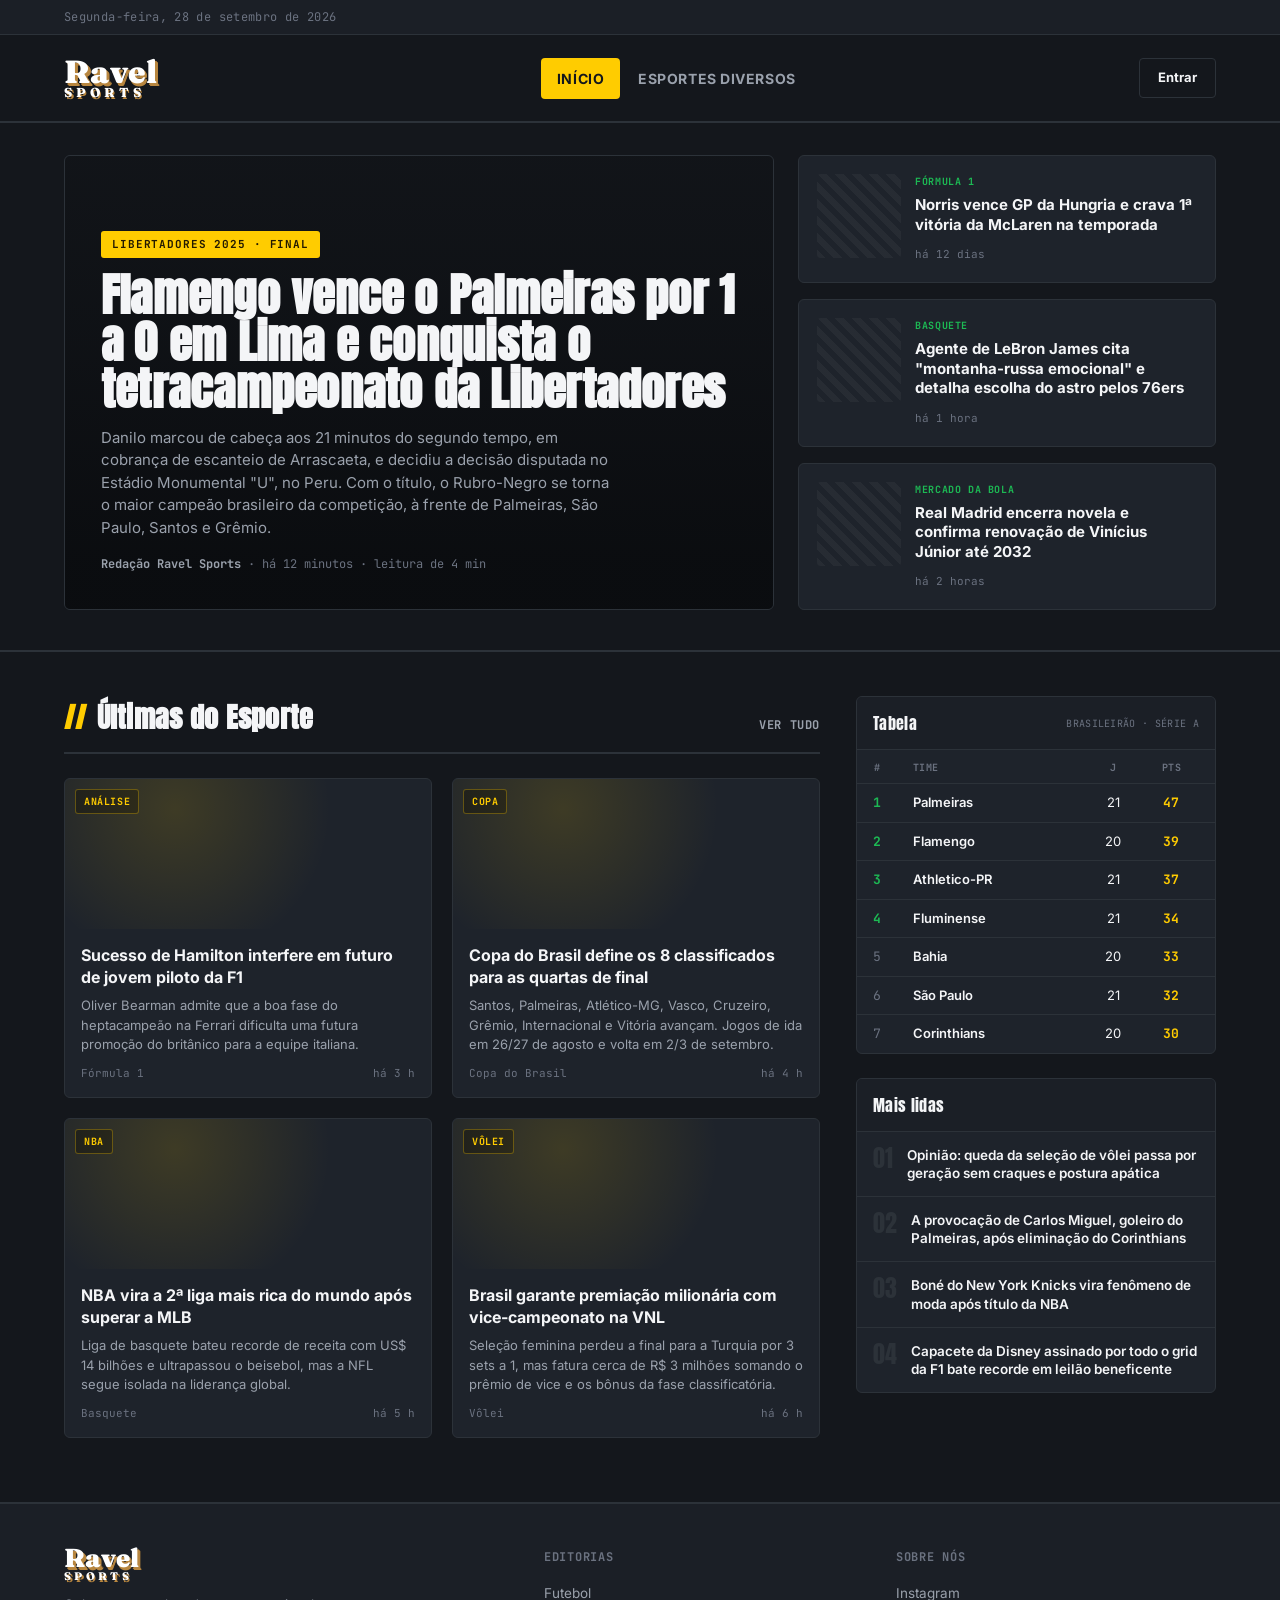
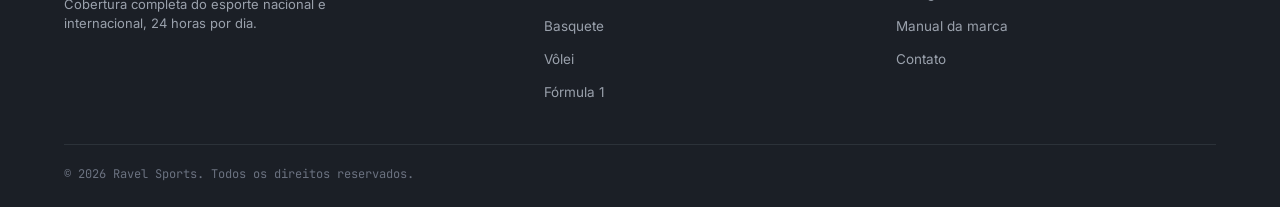
<file: index.html>
<!DOCTYPE html>
<html lang="pt-BR">
<head>
<meta charset="UTF-8">
<meta name="viewport" content="width=device-width, initial-scale=1.0">
<title>Ravel Sports — Notícias Esportivas</title>
<link rel="preconnect" href="https://fonts.googleapis.com">
<link rel="preconnect" href="https://fonts.gstatic.com" crossorigin>
<link href="https://fonts.googleapis.com/css2?family=Anton&family=Fraunces:ital,opsz,wght@0,9..144,400..900;1,9..144,400..900&family=Inter:wght@400;500;600;700;800&family=JetBrains+Mono:wght@500;700&display=swap" rel="stylesheet">
<link rel="stylesheet" href="style.css">
</head>
<body>

<div class="topbar">
  <div class="wrap">
    <span class="date" id="today-date">Segunda-feira, 28 de setembro de 2026</span>
  </div>
</div>

<header class="main">
  <div class="wrap">
    <a href="#" class="logo"><span class="a1">Ravel</span><span class="a2">Sports</span></a>
    <nav class="primary" id="primary-nav">
      <a href="#" class="active" data-i18n="nav.inicio">Início</a>
      <a href="#futebol" data-i18n="nav.esportes">Esportes diversos</a>
    </nav>
    <div class="header-actions">
      <a class="btn" href="login.html" id="entrar-btn" data-i18n="btn.entrar" style="display:inline-block;text-decoration:none;">Entrar</a>
      <div class="profile-menu" id="profile-menu" style="display:none;">
        <button class="profile-icon-btn" id="profile-icon-btn" aria-label="Minha conta">
          <svg width="18" height="18" viewBox="0 0 24 24" fill="none">
            <circle cx="12" cy="8" r="4" fill="#fff"/>
            <path d="M4 20c0-4.4 3.6-7 8-7s8 2.6 8 7" fill="#fff"/>
          </svg>
        </button>
        <div class="profile-dropdown" id="profile-dropdown">
          <div class="pd-welcome"><span data-i18n="pd.welcome">Bem-vindo!</span> <span id="pd-name">Torcedor</span>!</div>
          <div class="pd-divider"></div>
          <button class="pd-row" id="pd-region-btn">
            <span id="pd-region-flag">🇧🇷</span> <span data-i18n="pd.region">Região:</span> <span id="pd-region-name">Brasil</span>
          </button>
          <div class="pd-divider"></div>
          <a href="javascript:void(0)" class="pd-row" onclick="ravelLogout()" data-i18n="pd.sair">Sair</a>
        </div>
      </div>
      <button class="menu-toggle" id="menu-toggle" aria-label="Abrir menu">&#9776;</button>
    </div>
  </div>
</header>

<section class="hero-section">
  <div class="wrap hero-grid">
    <a class="hero-main" href="https://www.conmebol.com/pt-br/noticias-pt-br/flamengo-faz-historia-e-conquista-o-quarto-titulo-da-conmebol-libertadores-2025/" target="_blank" rel="noopener">
      <div class="hero-content">
        <span class="tag-pill" data-i18n="hero.tag">Libertadores 2025 · Final</span>
        <h1 data-i18n="hero.title">Flamengo vence o Palmeiras por 1 a 0 em Lima e conquista o tetracampeonato da Libertadores</h1>
        <p data-i18n="hero.text">Danilo marcou de cabeça aos 21 minutos do segundo tempo, em cobrança de escanteio de Arrascaeta, e decidiu a decisão disputada no Estádio Monumental "U", no Peru. Com o título, o Rubro-Negro se torna o maior campeão brasileiro da competição, à frente de Palmeiras, São Paulo, Santos e Grêmio.</p>
        <div class="byline"><b data-i18n="hero.bylineRole">Redação Ravel Sports</b> · <span data-i18n="hero.bylineRest">há 12 minutos · leitura de 4 min</span></div>
      </div>
    </a>
    <div class="hero-side">
      <a class="side-card" href="https://www.cnnbrasil.com.br/esportes/automobilismo/norris-vence-gp-da-hungria-e-conquista-1a-vitoria-da-mclaren-no-ano/" target="_blank" rel="noopener">
        <div class="side-thumb" style="background-image:url('https://admin.cnnbrasil.com.br/wp-content/uploads/sites/12/2026/07/f1-hungia-e1785076379594.jpg');"></div>
        <div class="side-body">
          <span class="cat" data-i18n="side1.cat">Fórmula 1</span>
          <h3 data-i18n="side1.title">Norris vence GP da Hungria e crava 1ª vitória da McLaren na temporada</h3>
          <span class="meta" data-i18n="side1.meta">há 12 dias</span>
        </div>
      </a>
      <a class="side-card" href="https://www.cnnbrasil.com.br/esportes/basquete/lebron-james-explica-escolha-pelos-76ers-nao-e-por-dinheiro/" target="_blank" rel="noopener">
        <div class="side-thumb" style="background-image:url('https://admin.cnnbrasil.com.br/wp-content/uploads/sites/12/2026/07/lebron_james_lakers-e1784920636978.jpg');"></div>
        <div class="side-body">
          <span class="cat" data-i18n="side2.cat">Basquete</span>
          <h3 data-i18n="side2.title">Agente de LeBron James cita "montanha-russa emocional" e detalha escolha do astro pelos 76ers</h3>
          <span class="meta" data-i18n="side2.meta">há 1 hora</span>
        </div>
      </a>
      <a class="side-card" href="https://www.cnnbrasil.com.br/esportes/futebol/futebol-internacional/futebol-espanhol/vini-jr-renova-contrato-com-o-real-madrid-ate-2032/" target="_blank" rel="noopener">
        <div class="side-thumb" style="background-image:url('https://admin.cnnbrasil.com.br/wp-content/uploads/sites/12/2026/05/GettyImages-2274344158-e1777849693996.jpg');"></div>
        <div class="side-body">
          <span class="cat" data-i18n="side3.cat">Mercado da bola</span>
          <h3 data-i18n="side3.title">Real Madrid encerra novela e confirma renovação de Vinícius Júnior até 2032</h3>
          <span class="meta" data-i18n="side3.meta">há 2 horas</span>
        </div>
      </a>
    </div>
  </div>
</section>

<section class="section border-top" id="futebol">
  <div class="wrap content-grid">
    <div>
      <div class="section-head">
        <h2><span class="dash">//</span> <span data-i18n="section.title">Últimas do Esporte</span></h2>
        <a class="viewall" href="#" data-i18n="section.viewall">Ver tudo</a>
      </div>
      <div class="news-grid">
        <a class="news-card" href="https://www.lance.com.br/formula-1/sucesso-de-hamilton-interfere-em-futuro-de-jovem-piloto-da-f1.html" target="_blank" rel="noopener">
          <div class="news-thumb" style="background-image:url('https://lncimg.lance.com.br/cdn-cgi/image/width=950,quality=60,fit=pad,format=webp/uploads/2026/08/AFP__20260524__B3X26QZ__v1__MidRes__AutoFormulaOneCanadianGrandPrixGrandPrix-aspect-ratio-512-320.jpg');"><span class="badge" data-i18n="news1.badge">Análise</span></div>
          <div class="news-body">
            <h3 data-i18n="news1.title">Sucesso de Hamilton interfere em futuro de jovem piloto da F1</h3>
            <p data-i18n="news1.text">Oliver Bearman admite que a boa fase do heptacampeão na Ferrari dificulta uma futura promoção do britânico para a equipe italiana.</p>
            <div class="meta"><span data-i18n="news1.cat">Fórmula 1</span><span data-i18n="news1.time">há 3 h</span></div>
          </div>
        </a>
        <a class="news-card" href="https://ge.globo.com/ba/futebol/copa-do-brasil/noticia/2026/08/06/quartas-de-final-da-copa-do-brasil-2026-veja-classificados-datas-e-detalhes-do-sorteio.ghtml" target="_blank" rel="noopener">
          <div class="news-thumb" style="background-image:url('https://assets.goal.com/images/v3/bltadb9a65e6cab634c/copa_do_brasil_1920.jpg');"><span class="badge" data-i18n="news2.badge">Copa</span></div>
          <div class="news-body">
            <h3 data-i18n="news2.title">Copa do Brasil define os 8 classificados para as quartas de final</h3>
            <p data-i18n="news2.text">Santos, Palmeiras, Atlético-MG, Vasco, Cruzeiro, Grêmio, Internacional e Vitória avançam. Jogos de ida em 26/27 de agosto e volta em 2/3 de setembro.</p>
            <div class="meta"><span data-i18n="news2.cat">Copa do Brasil</span><span data-i18n="news2.time">há 4 h</span></div>
          </div>
        </a>
        <a class="news-card" href="https://www.cnnbrasil.com.br/esportes/basquete/nba-vira-a-2a-liga-mais-rica-do-mundo-apos-superar-a-mlb/" target="_blank" rel="noopener">
          <div class="news-thumb" style="background-image:url('https://admin.cnnbrasil.com.br/wp-content/uploads/sites/12/2026/06/Apos-titulo-dos-Knicks-Jalen-Brunson-e-eleito-MVP-das-Finais-da-NBA-e1781411205405.jpg');"><span class="badge" data-i18n="news3.badge">NBA</span></div>
          <div class="news-body">
            <h3 data-i18n="news3.title">NBA vira a 2ª liga mais rica do mundo após superar a MLB</h3>
            <p data-i18n="news3.text">Liga de basquete bateu recorde de receita com US$ 14 bilhões e ultrapassou o beisebol, mas a NFL segue isolada na liderança global.</p>
            <div class="meta"><span data-i18n="news3.cat">Basquete</span><span data-i18n="news3.time">há 5 h</span></div>
          </div>
        </a>
        <a class="news-card" href="https://ge.globo.com/volei/noticia/2026/07/26/brasil-garante-premiacao-milionaria-com-vice-campeonato-na-vnl-veja-valor.ghtml" target="_blank" rel="noopener">
          <div class="news-thumb" style="background-image:url('https://lncimg.lance.com.br/cdn-cgi/image/width=950,quality=60,fit=pad,format=webp/uploads/2026/07/ana-cristina-brasil-italia-vnl2-aspect-ratio-512-320.jpg');"><span class="badge" data-i18n="news4.badge">Vôlei</span></div>
          <div class="news-body">
            <h3 data-i18n="news4.title">Brasil garante premiação milionária com vice-campeonato na VNL</h3>
            <p data-i18n="news4.text">Seleção feminina perdeu a final para a Turquia por 3 sets a 1, mas fatura cerca de R$ 3 milhões somando o prêmio de vice e os bônus da fase classificatória.</p>
            <div class="meta"><span data-i18n="news4.cat">Vôlei</span><span data-i18n="news4.time">há 6 h</span></div>
          </div>
        </a>
      </div>
    </div>

    <aside>
      <div class="sidebar-block">
        <div class="sb-head"><span data-i18n="standings.label">Tabela</span> <span class="tag">Brasileirão · Série A</span></div>
        <table class="standings">
          <thead>
            <tr><th class="num">#</th><th data-i18n="table.team">Time</th><th class="num" data-i18n="table.played">J</th><th class="num" data-i18n="table.pts">Pts</th></tr>
          </thead>
          <tbody>
            <tr class="top4"><td>1</td><td class="team">Palmeiras</td><td class="num">21</td><td class="pts">47</td></tr>
            <tr class="top4"><td>2</td><td class="team">Flamengo</td><td class="num">20</td><td class="pts">39</td></tr>
            <tr class="top4"><td>3</td><td class="team">Athletico-PR</td><td class="num">21</td><td class="pts">37</td></tr>
            <tr class="top4"><td>4</td><td class="team">Fluminense</td><td class="num">21</td><td class="pts">34</td></tr>
            <tr><td>5</td><td class="team">Bahia</td><td class="num">20</td><td class="pts">33</td></tr>
            <tr><td>6</td><td class="team">São Paulo</td><td class="num">21</td><td class="pts">32</td></tr>
            <tr><td>7</td><td class="team">Corinthians</td><td class="num">20</td><td class="pts">30</td></tr>
          </tbody>
        </table>
      </div>

      <div class="sidebar-block">
        <div class="sb-head" data-i18n="mostread.title">Mais lidas</div>
        <ul class="most-read">
          <li><span class="rank">01</span><a href="https://ge.globo.com/olimpiadas/blogs/brasil-em-los-angeles/noticia/2026/07/20/opiniao-queda-da-selecao-de-volei-passa-por-geracao-sem-craques-e-postura-apatica.ghtml" target="_blank" rel="noopener" data-i18n="mostread1">Opinião: queda da seleção de vôlei passa por geração sem craques e postura apática</a></li>
          <li><span class="rank">02</span><a href="https://www.espn.com.br/futebol/corinthians/artigo/_/id/17088060/corinthians-provocacao-carlos-miguel-goleiro-palmeiras-apos-eliminacao-para-inter-copa-do-brasil" target="_blank" rel="noopener" data-i18n="mostread2">A provocação de Carlos Miguel, goleiro do Palmeiras, após eliminação do Corinthians</a></li>
          <li><span class="rank">03</span><a href="https://www.metropoles.com/colunas/ilca-maria-estevao/bone-do-new-york-knicks-vira-fenomeno-de-moda-apos-titulo-da-nba" target="_blank" rel="noopener" data-i18n="mostread3">Boné do New York Knicks vira fenômeno de moda após título da NBA</a></li>
          <li><span class="rank">04</span><a href="https://www.terra.com.br/esportes/automobilismo/formula1/capacete-da-disney-assinado-por-todo-o-grid-da-f1-bate-recorde-em-leilao-beneficente,54503a8d7cc4a7572ea792678adaa9da296js0zv.html" target="_blank" rel="noopener" data-i18n="mostread4">Capacete da Disney assinado por todo o grid da F1 bate recorde em leilão beneficente</a></li>
        </ul>
      </div>
    </aside>
  </div>
</section>

<div class="region-overlay" id="region-overlay">
  <div class="region-modal">
    <div class="region-modal-head">
      <h3 data-i18n="region.modalTitle">Selecionar Região</h3>
      <button class="region-close" id="region-close" aria-label="Fechar">&times;</button>
    </div>
    <div class="region-current" id="region-current">
      <span id="region-current-flag">🇧🇷</span>
      <span id="region-current-name">Brasil</span>
      <span class="region-check">✓</span>
    </div>
    <div class="region-columns" id="region-columns"></div>
  </div>
</div>

<footer>
  <div class="wrap">
    <div class="footer-grid">
      <div>
        <a href="#" class="logo" style="margin-bottom:14px;">
          <span class="a1" style="font-size:26px;">Ravel</span><span class="a2" style="font-size:11px;">Sports</span>
        </a>
        <p style="color:var(--text-dim);font-size:13px;max-width:280px;" data-i18n="footer.tagline">Cobertura completa do esporte nacional e internacional, 24 horas por dia.</p>
      </div>
      <div>
        <h5 data-i18n="footer.editoriasHead">Editorias</h5>
        <ul>
          <li><a href="https://www.uol.com.br/esporte/futebol/" data-i18n="footer.futebol">Futebol</a></li>
          <li><a href="https://www.espn.com.br/nba/" data-i18n="footer.basquete">Basquete</a></li>
          <li><a href="https://www.espn.com.br/voleibol/" data-i18n="footer.volei">Vôlei</a></li>
          <li><a href="https://www.uol.com.br/esporte/f1/" data-i18n="footer.f1">Fórmula 1</a></li>
        </ul>
      </div>
      <div>
        <h5 data-i18n="footer.sobreHead">Sobre nós</h5>
        <ul>
          <li><a href="https://www.instagram.com/_ravelsports/">Instagram</a></li>
          <li><a href="https://github.com/guilhermebsilva10-cloud/ravelsports/blob/main/manual da marca.pdf" data-i18n="footer.manual">Manual da marca</a></li>
          <li><a href="mailto:guilherme.b.silva10@edu.senai.br" data-i18n="footer.contato">Contato</a></li>
        </ul>
      </div>
    </div>
    <div class="footer-bottom">
      <span data-i18n="footer.copyright">&copy; 2026 Ravel Sports. Todos os direitos reservados.</span>
    </div>
  </div>
</footer>

<script src="script.js"></script>
<script>
  // Alterna entre botão "Entrar" e ícone de perfil, conforme o login (demonstração)
  const entrarBtn = document.getElementById('entrar-btn');
  const profileMenu = document.getElementById('profile-menu');
  const profileIconBtn = document.getElementById('profile-icon-btn');
  const profileDropdown = document.getElementById('profile-dropdown');
  const pdName = document.getElementById('pd-name');
  const pdRegionBtn = document.getElementById('pd-region-btn');
  const pdRegionFlag = document.getElementById('pd-region-flag');
  const pdRegionName = document.getElementById('pd-region-name');
  const regionOverlay = document.getElementById('region-overlay');
  const regionClose = document.getElementById('region-close');
  const regionColumns = document.getElementById('region-columns');
  const regionCurrentFlag = document.getElementById('region-current-flag');
  const regionCurrentName = document.getElementById('region-current-name');

  // Lista de regiões disponíveis, agrupadas por continente
  const REGIONS = {
    "América do Sul": [
      ["🇧🇷","Brasil"],["🇦🇷","Argentina"],["🇨🇱","Chile"],["🇨🇴","Colômbia"],
      ["🇪🇨","Equador"],["🇵🇪","Peru"],["🇺🇾","Uruguai"],["🇻🇪","Venezuela"]
    ],
    "América Central": [
      ["🇨🇷","Costa Rica"],["🇬🇹","Guatemala"],["🇵🇦","Panamá"],["🇩🇴","República Dominicana"]
    ],
    "América do Norte": [
      ["🇺🇸","EUA - Espanhol"],["🇺🇸","EUA - Inglês"],["🇲🇽","México"]
    ],
    "Europa": [
      ["🇳🇱","Holanda"],["🇬🇧","Inglaterra"]
    ],
    "Ásia": [
      ["🇵🇭","Filipinas"],["🇮🇳","Índia"]
    ],
    "Oceania": [
      ["🇦🇺","Austrália"]
    ],
    "Outro": [
      ["🌐","Global"]
    ]
  };

  function buildRegionModal(){
    regionColumns.innerHTML = '';
    Object.keys(REGIONS).forEach(continent => {
      const group = document.createElement('div');
      group.className = 'region-group';
      const heading = document.createElement('h4');
      heading.textContent = continent;
      const list = document.createElement('ul');
      REGIONS[continent].forEach(([flag, name]) => {
        const li = document.createElement('li');
        li.className = 'region-item';
        li.innerHTML = `<span>${flag}</span><span>${name}</span>`;
        li.addEventListener('click', () => selectRegion(flag, name));
        list.appendChild(li);
      });
      group.appendChild(heading);
      group.appendChild(list);
      regionColumns.appendChild(group);
    });
  }

  function selectRegion(flag, name){
    localStorage.setItem('ravel_region_flag', flag);
    localStorage.setItem('ravel_region_name', name);
    applyRegion();
    applyLanguageForRegion(name);
    regionOverlay.classList.remove('open');
  }

  function applyRegion(){
    const flag = localStorage.getItem('ravel_region_flag') || '🇧🇷';
    const name = localStorage.getItem('ravel_region_name') || 'Brasil';
    pdRegionFlag.textContent = flag;
    pdRegionName.textContent = name;
    regionCurrentFlag.textContent = flag;
    regionCurrentName.textContent = name;
  }

  // Mapa região -> idioma
  const REGION_LANG = {
    "Brasil": "pt",
    "Argentina": "es", "Chile": "es", "Colômbia": "es", "Equador": "es",
    "Peru": "es", "Uruguai": "es", "Venezuela": "es",
    "Costa Rica": "es", "Guatemala": "es", "Panamá": "es", "República Dominicana": "es",
    "México": "es", "EUA - Espanhol": "es",
    "EUA - Inglês": "en", "Inglaterra": "en", "Austrália": "en",
    "Filipinas": "en", "Índia": "en", "Holanda": "en", "Global": "en"
  };

  const I18N = {
    pt: {
      "nav.inicio":"Início","nav.esportes":"Esportes diversos","btn.entrar":"Entrar",
      "pd.welcome":"Bem-vindo!","pd.region":"Região:","pd.sair":"Sair",
      "hero.tag":"Libertadores 2025 · Final",
      "hero.title":"Flamengo vence o Palmeiras por 1 a 0 em Lima e conquista o tetracampeonato da Libertadores",
      "hero.text":"Danilo marcou de cabeça aos 21 minutos do segundo tempo, em cobrança de escanteio de Arrascaeta, e decidiu a decisão disputada no Estádio Monumental \"U\", no Peru. Com o título, o Rubro-Negro se torna o maior campeão brasileiro da competição, à frente de Palmeiras, São Paulo, Santos e Grêmio.",
      "hero.bylineRole":"Redação Ravel Sports","hero.bylineRest":"há 12 minutos · leitura de 4 min",
      "side1.cat":"Fórmula 1","side1.title":"Norris vence GP da Hungria e crava 1ª vitória da McLaren na temporada","side1.meta":"há 12 dias",
      "side2.cat":"Basquete","side2.title":"Agente de LeBron James cita \"montanha-russa emocional\" e detalha escolha do astro pelos 76ers","side2.meta":"há 1 hora",
      "side3.cat":"Mercado da bola","side3.title":"Real Madrid encerra novela e confirma renovação de Vinícius Júnior até 2032","side3.meta":"há 2 horas",
      "section.title":"Últimas do Esporte","section.viewall":"Ver tudo",
      "news1.badge":"Análise","news1.title":"Sucesso de Hamilton interfere em futuro de jovem piloto da F1","news1.text":"Oliver Bearman admite que a boa fase do heptacampeão na Ferrari dificulta uma futura promoção do britânico para a equipe italiana.","news1.cat":"Fórmula 1","news1.time":"há 3 h",
      "news2.badge":"Copa","news2.title":"Copa do Brasil define os 8 classificados para as quartas de final","news2.text":"Santos, Palmeiras, Atlético-MG, Vasco, Cruzeiro, Grêmio, Internacional e Vitória avançam. Jogos de ida em 26/27 de agosto e volta em 2/3 de setembro.","news2.cat":"Copa do Brasil","news2.time":"há 4 h",
      "news3.badge":"NBA","news3.title":"NBA vira a 2ª liga mais rica do mundo após superar a MLB","news3.text":"Liga de basquete bateu recorde de receita com US$ 14 bilhões e ultrapassou o beisebol, mas a NFL segue isolada na liderança global.","news3.cat":"Basquete","news3.time":"há 5 h",
      "news4.badge":"Vôlei","news4.title":"Brasil garante premiação milionária com vice-campeonato na VNL","news4.text":"Seleção feminina perdeu a final para a Turquia por 3 sets a 1, mas fatura cerca de R$ 3 milhões somando o prêmio de vice e os bônus da fase classificatória.","news4.cat":"Vôlei","news4.time":"há 6 h",
      "standings.label":"Tabela","table.team":"Time","table.played":"J","table.pts":"Pts",
      "mostread.title":"Mais lidas",
      "mostread1":"Opinião: queda da seleção de vôlei passa por geração sem craques e postura apática",
      "mostread2":"A provocação de Carlos Miguel, goleiro do Palmeiras, após eliminação do Corinthians",
      "mostread3":"Boné do New York Knicks vira fenômeno de moda após título da NBA",
      "mostread4":"Capacete da Disney assinado por todo o grid da F1 bate recorde em leilão beneficente",
      "region.modalTitle":"Selecionar Região",
      "footer.tagline":"Cobertura completa do esporte nacional e internacional, 24 horas por dia.",
      "footer.editoriasHead":"Editorias","footer.futebol":"Futebol","footer.basquete":"Basquete","footer.volei":"Vôlei","footer.f1":"Fórmula 1",
      "footer.sobreHead":"Sobre nós","footer.manual":"Manual da marca","footer.contato":"Contato",
      "footer.copyright":"© 2026 Ravel Sports. Todos os direitos reservados."
    },
    en: {
      "nav.inicio":"Home","nav.esportes":"Other Sports","btn.entrar":"Log in",
      "pd.welcome":"Welcome!","pd.region":"Region:","pd.sair":"Log out",
      "hero.tag":"Libertadores 2025 · Final",
      "hero.title":"Flamengo beats Palmeiras 1-0 in Lima to win record fourth Copa Libertadores title",
      "hero.text":"Danilo headed home in the 21st minute of the second half, from an Arrascaeta corner, to decide the final at Estadio Monumental \"U\" in Peru. With the title, Flamengo becomes Brazil's most successful club in the competition, ahead of Palmeiras, São Paulo, Santos and Grêmio.",
      "hero.bylineRole":"Ravel Sports Newsroom","hero.bylineRest":"12 minutes ago · 4 min read",
      "side1.cat":"Formula 1","side1.title":"Norris wins the Hungarian GP, McLaren's first victory of the season","side1.meta":"12 days ago",
      "side2.cat":"Basketball","side2.title":"LeBron James' agent calls it an \"emotional rollercoaster\", explains star's move to the 76ers","side2.meta":"1 hour ago",
      "side3.cat":"Transfer news","side3.title":"Real Madrid ends the saga, confirms Vinícius Júnior's contract renewal through 2032","side3.meta":"2 hours ago",
      "section.title":"Latest in Sports","section.viewall":"See all",
      "news1.badge":"Analysis","news1.title":"Hamilton's success is complicating a young F1 driver's future","news1.text":"Oliver Bearman admits the seven-time champion's strong form at Ferrari makes a future promotion to the Italian team harder to come by.","news1.cat":"Formula 1","news1.time":"3h ago",
      "news2.badge":"Cup","news2.title":"Copa do Brasil sets the 8 quarterfinalists","news2.text":"Santos, Palmeiras, Atlético-MG, Vasco, Cruzeiro, Grêmio, Internacional and Vitória advance. First legs Aug. 26-27, second legs Sept. 2-3.","news2.cat":"Copa do Brasil","news2.time":"4h ago",
      "news3.badge":"NBA","news3.title":"NBA becomes the world's 2nd-richest league, overtaking MLB","news3.text":"The basketball league set a revenue record of $14 billion, passing baseball, though the NFL remains far ahead globally.","news3.cat":"Basketball","news3.time":"5h ago",
      "news4.badge":"Volleyball","news4.title":"Brazil secures a big payday with runner-up finish at the VNL","news4.text":"The women's team lost the final to Turkey 3 sets to 1, but still earned about $600,000 combining the runner-up prize with group-stage bonuses.","news4.cat":"Volleyball","news4.time":"6h ago",
      "standings.label":"Standings","table.team":"Team","table.played":"P","table.pts":"Pts",
      "mostread.title":"Most read",
      "mostread1":"Opinion: Brazil's volleyball slump comes down to a generation without stars and a listless attitude",
      "mostread2":"Palmeiras goalkeeper Carlos Miguel's dig after Corinthians' elimination",
      "mostread3":"New York Knicks cap becomes a fashion phenomenon after NBA title",
      "mostread4":"Disney helmet signed by the entire F1 grid sets record at charity auction",
      "region.modalTitle":"Select Region",
      "footer.tagline":"Complete coverage of national and international sports, 24 hours a day.",
      "footer.editoriasHead":"Sections","footer.futebol":"Soccer","footer.basquete":"Basketball","footer.volei":"Volleyball","footer.f1":"Formula 1",
      "footer.sobreHead":"About us","footer.manual":"Brand guidelines","footer.contato":"Contact",
      "footer.copyright":"© 2026 Ravel Sports. All rights reserved."
    },
    es: {
      "nav.inicio":"Inicio","nav.esportes":"Otros deportes","btn.entrar":"Iniciar sesión",
      "pd.welcome":"¡Bienvenido!","pd.region":"Región:","pd.sair":"Cerrar sesión",
      "hero.tag":"Libertadores 2025 · Final",
      "hero.title":"Flamengo vence a Palmeiras 1 a 0 en Lima y conquista el tetracampeonato de la Libertadores",
      "hero.text":"Danilo anotó de cabeza a los 21 minutos del segundo tiempo, tras un córner de Arrascaeta, y decidió la final disputada en el Estadio Monumental \"U\", en Perú. Con el título, el Rubro-Negro se convierte en el mayor campeón brasileño de la competición, por delante de Palmeiras, São Paulo, Santos y Grêmio.",
      "hero.bylineRole":"Redacción Ravel Sports","hero.bylineRest":"hace 12 minutos · lectura de 4 min",
      "side1.cat":"Fórmula 1","side1.title":"Norris gana el GP de Hungría, primera victoria de McLaren en la temporada","side1.meta":"hace 12 días",
      "side2.cat":"Baloncesto","side2.title":"El agente de LeBron James habla de una \"montaña rusa emocional\" y detalla la elección de la estrella por los 76ers","side2.meta":"hace 1 hora",
      "side3.cat":"Mercado de fichajes","side3.title":"El Real Madrid pone fin a la novela y confirma la renovación de Vinícius Júnior hasta 2032","side3.meta":"hace 2 horas",
      "section.title":"Últimas del deporte","section.viewall":"Ver todo",
      "news1.badge":"Análisis","news1.title":"El éxito de Hamilton complica el futuro de un joven piloto de la F1","news1.text":"Oliver Bearman admite que el gran momento del heptacampeón en Ferrari dificulta un futuro ascenso del británico al equipo italiano.","news1.cat":"Fórmula 1","news1.time":"hace 3 h",
      "news2.badge":"Copa","news2.title":"La Copa de Brasil define a los 8 clasificados a cuartos de final","news2.text":"Santos, Palmeiras, Atlético-MG, Vasco, Cruzeiro, Grêmio, Internacional y Vitória avanzan. Partidos de ida el 26/27 de agosto y vuelta el 2/3 de septiembre.","news2.cat":"Copa de Brasil","news2.time":"hace 4 h",
      "news3.badge":"NBA","news3.title":"La NBA se convierte en la 2ª liga más rica del mundo tras superar a la MLB","news3.text":"La liga de baloncesto batió un récord de ingresos con US$ 14.000 millones y superó al béisbol, aunque la NFL sigue liderando en solitario a nivel mundial.","news3.cat":"Baloncesto","news3.time":"hace 5 h",
      "news4.badge":"Vóleibol","news4.title":"Brasil asegura una premiación millonaria como subcampeón de la VNL","news4.text":"La selección femenina perdió la final ante Turquía por 3 sets a 1, pero embolsó cerca de US$ 600.000 sumando el premio de subcampeona con los bonos de la fase de grupos.","news4.cat":"Vóleibol","news4.time":"hace 6 h",
      "standings.label":"Tabla","table.team":"Equipo","table.played":"PJ","table.pts":"Pts",
      "mostread.title":"Más leídas",
      "mostread1":"Opinión: la caída de la selección de vóleibol se debe a una generación sin cracks y una actitud apática",
      "mostread2":"La provocación de Carlos Miguel, portero de Palmeiras, tras la eliminación de Corinthians",
      "mostread3":"La gorra de los New York Knicks se convierte en un fenómeno de moda tras el título de la NBA",
      "mostread4":"Casco de Disney firmado por toda la parrilla de la F1 bate récord en subasta benéfica",
      "region.modalTitle":"Seleccionar región",
      "footer.tagline":"Cobertura completa del deporte nacional e internacional, las 24 horas.",
      "footer.editoriasHead":"Secciones","footer.futebol":"Fútbol","footer.basquete":"Baloncesto","footer.volei":"Vóleibol","footer.f1":"Fórmula 1",
      "footer.sobreHead":"Sobre nosotros","footer.manual":"Manual de marca","footer.contato":"Contacto",
      "footer.copyright":"© 2026 Ravel Sports. Todos los derechos reservados."
    }
  };

  function applyLanguageForRegion(regionName){
    const lang = REGION_LANG[regionName] || 'pt';
    localStorage.setItem('ravel_lang', lang);
    applyLanguage(lang);
  }

  function applyLanguage(lang){
    const dict = I18N[lang] || I18N.pt;
    document.querySelectorAll('[data-i18n]').forEach(el => {
      const key = el.getAttribute('data-i18n');
      if(dict[key] !== undefined){
        el.textContent = dict[key];
      }
    });
    document.documentElement.lang = lang === 'pt' ? 'pt-BR' : lang;
  }

  if(localStorage.getItem('ravel_logged_in') === '1'){
    entrarBtn.style.display = 'none';
    profileMenu.style.display = 'inline-block';
    pdName.textContent = (localStorage.getItem('ravel_user_name') || 'Torcedor').toUpperCase();
  }
  applyRegion();
  buildRegionModal();
  applyLanguage(localStorage.getItem('ravel_lang') || 'pt');

  profileIconBtn.addEventListener('click', () => {
    profileDropdown.classList.toggle('open');
  });

  pdRegionBtn.addEventListener('click', () => {
    profileDropdown.classList.remove('open');
    regionOverlay.classList.add('open');
  });

  regionClose.addEventListener('click', () => regionOverlay.classList.remove('open'));
  regionOverlay.addEventListener('click', (e) => {
    if(e.target === regionOverlay) regionOverlay.classList.remove('open');
  });

  function ravelLogout(){
    localStorage.removeItem('ravel_logged_in');
    window.location.href = 'index.html';
  }

  document.addEventListener('click', (e) => {
    if(profileMenu && !profileMenu.contains(e.target)){
      profileDropdown.classList.remove('open');
    }
  });
</script>

</body>
</html>
</file>
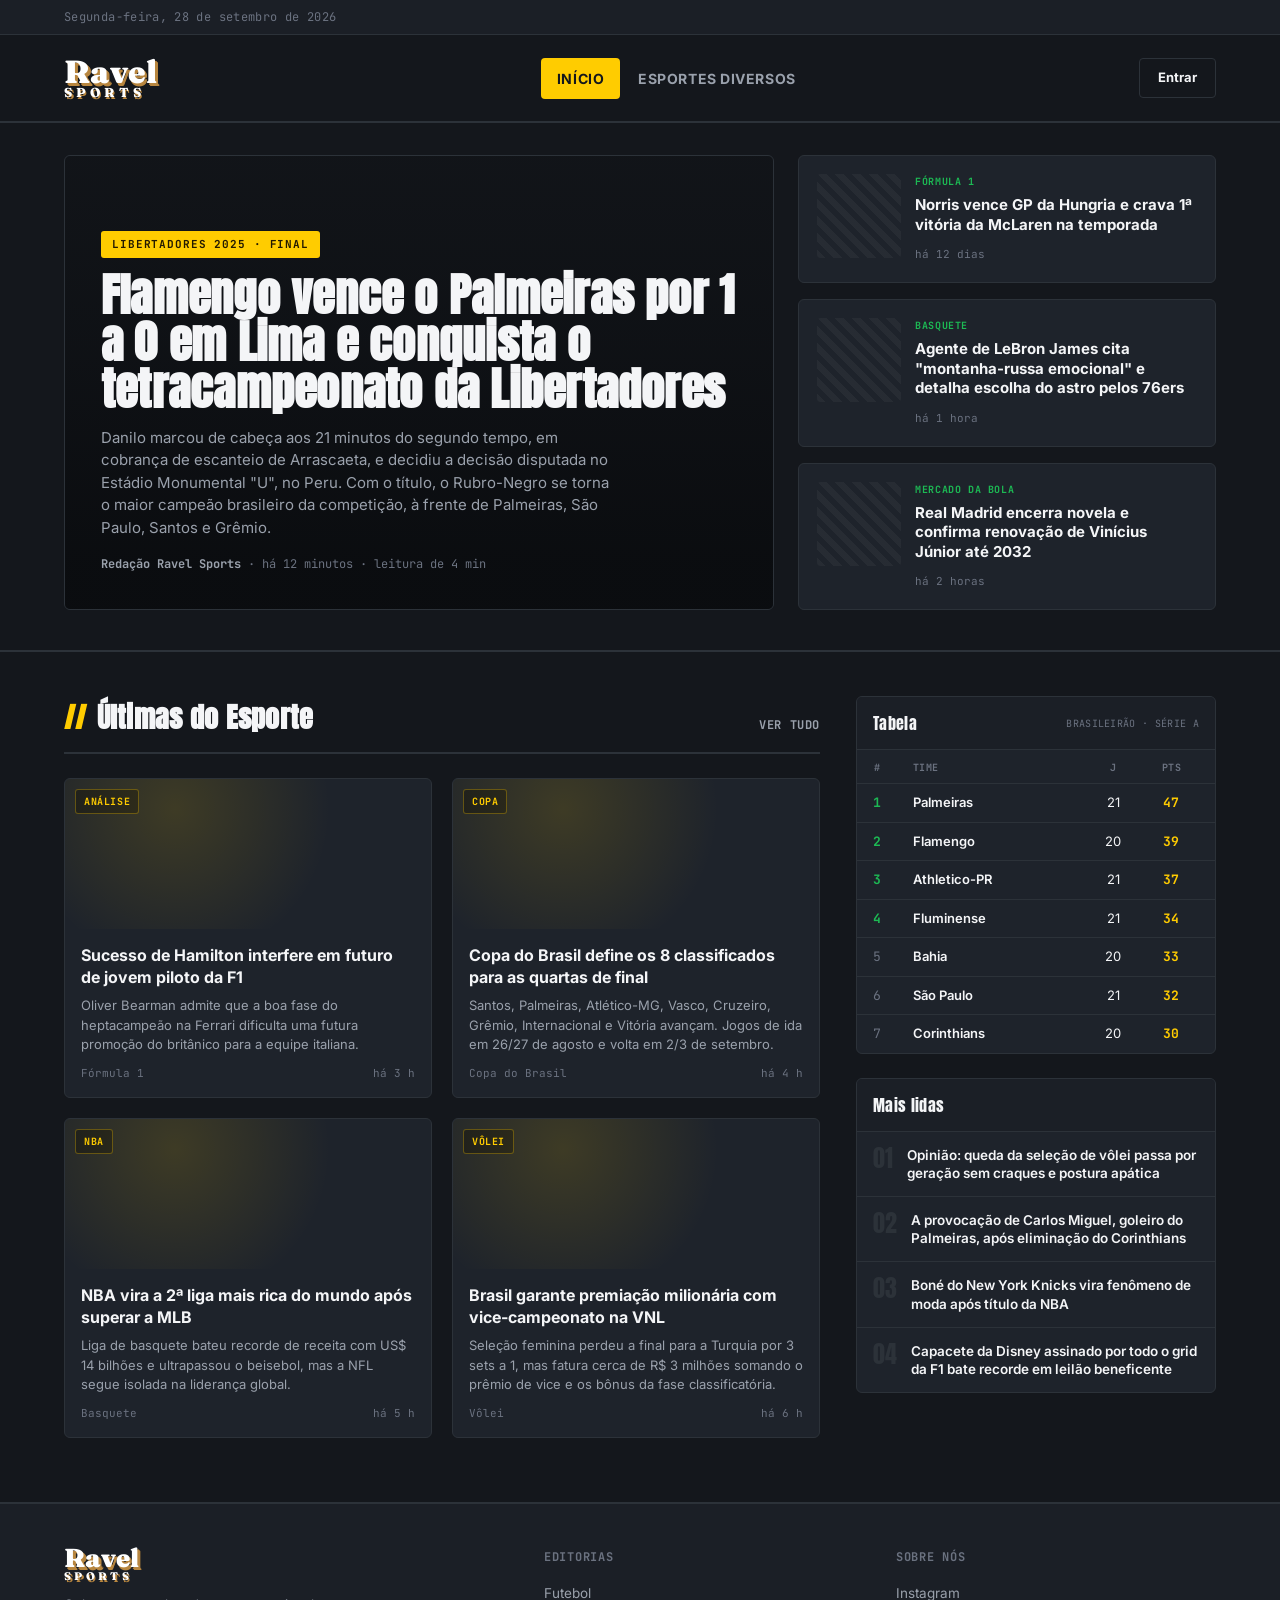
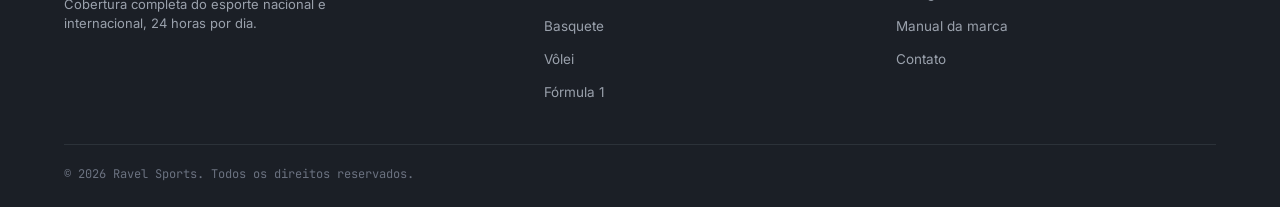
<file: ravel sports site/index.html>
<!DOCTYPE html>
<html lang="pt-BR">
<head>
<meta charset="UTF-8">
<meta name="viewport" content="width=device-width, initial-scale=1.0">
<title>Ravel Sports — Notícias Esportivas</title>
<link rel="preconnect" href="https://fonts.googleapis.com">
<link rel="preconnect" href="https://fonts.gstatic.com" crossorigin>
<link href="https://fonts.googleapis.com/css2?family=Anton&family=Fraunces:ital,opsz,wght@0,9..144,400..900;1,9..144,400..900&family=Inter:wght@400;500;600;700;800&family=JetBrains+Mono:wght@500;700&display=swap" rel="stylesheet">
<link rel="stylesheet" href="style.css">
</head>
<body>

<div class="topbar">
  <div class="wrap">
    <span class="date" id="today-date">Segunda-feira, 28 de setembro de 2026</span>
  </div>
</div>

<header class="main">
  <div class="wrap">
    <a href="#" class="logo"><span class="a1">Ravel</span><span class="a2">Sports</span></a>
    <nav class="primary" id="primary-nav">
      <a href="#" class="active" data-i18n="nav.inicio">Início</a>
      <a href="#futebol" data-i18n="nav.esportes">Esportes diversos</a>
    </nav>
    <div class="header-actions">
      <a class="btn" href="login.html" id="entrar-btn" data-i18n="btn.entrar" style="display:inline-block;text-decoration:none;">Entrar</a>
      <div class="profile-menu" id="profile-menu" style="display:none;">
        <button class="profile-icon-btn" id="profile-icon-btn" aria-label="Minha conta">
          <svg width="18" height="18" viewBox="0 0 24 24" fill="none">
            <circle cx="12" cy="8" r="4" fill="#fff"/>
            <path d="M4 20c0-4.4 3.6-7 8-7s8 2.6 8 7" fill="#fff"/>
          </svg>
        </button>
        <div class="profile-dropdown" id="profile-dropdown">
          <div class="pd-welcome"><span data-i18n="pd.welcome">Bem-vindo!</span> <span id="pd-name">Torcedor</span>!</div>
          <div class="pd-divider"></div>
          <button class="pd-row" id="pd-region-btn">
            <span id="pd-region-flag">🇧🇷</span> <span data-i18n="pd.region">Região:</span> <span id="pd-region-name">Brasil</span>
          </button>
          <div class="pd-divider"></div>
          <a href="javascript:void(0)" class="pd-row" onclick="ravelLogout()" data-i18n="pd.sair">Sair</a>
        </div>
      </div>
      <button class="menu-toggle" id="menu-toggle" aria-label="Abrir menu">&#9776;</button>
    </div>
  </div>
</header>

<section class="hero-section">
  <div class="wrap hero-grid">
    <a class="hero-main" href="https://www.conmebol.com/pt-br/noticias-pt-br/flamengo-faz-historia-e-conquista-o-quarto-titulo-da-conmebol-libertadores-2025/" target="_blank" rel="noopener">
      <div class="hero-content">
        <span class="tag-pill" data-i18n="hero.tag">Libertadores 2025 · Final</span>
        <h1 data-i18n="hero.title">Flamengo vence o Palmeiras por 1 a 0 em Lima e conquista o tetracampeonato da Libertadores</h1>
        <p data-i18n="hero.text">Danilo marcou de cabeça aos 21 minutos do segundo tempo, em cobrança de escanteio de Arrascaeta, e decidiu a decisão disputada no Estádio Monumental "U", no Peru. Com o título, o Rubro-Negro se torna o maior campeão brasileiro da competição, à frente de Palmeiras, São Paulo, Santos e Grêmio.</p>
        <div class="byline"><b data-i18n="hero.bylineRole">Redação Ravel Sports</b> · <span data-i18n="hero.bylineRest">há 12 minutos · leitura de 4 min</span></div>
      </div>
    </a>
    <div class="hero-side">
      <a class="side-card" href="https://www.cnnbrasil.com.br/esportes/automobilismo/norris-vence-gp-da-hungria-e-conquista-1a-vitoria-da-mclaren-no-ano/" target="_blank" rel="noopener">
        <div class="side-thumb" style="background-image:url('https://admin.cnnbrasil.com.br/wp-content/uploads/sites/12/2026/07/f1-hungia-e1785076379594.jpg');"></div>
        <div class="side-body">
          <span class="cat" data-i18n="side1.cat">Fórmula 1</span>
          <h3 data-i18n="side1.title">Norris vence GP da Hungria e crava 1ª vitória da McLaren na temporada</h3>
          <span class="meta" data-i18n="side1.meta">há 12 dias</span>
        </div>
      </a>
      <a class="side-card" href="https://www.cnnbrasil.com.br/esportes/basquete/lebron-james-explica-escolha-pelos-76ers-nao-e-por-dinheiro/" target="_blank" rel="noopener">
        <div class="side-thumb" style="background-image:url('https://admin.cnnbrasil.com.br/wp-content/uploads/sites/12/2026/07/lebron_james_lakers-e1784920636978.jpg');"></div>
        <div class="side-body">
          <span class="cat" data-i18n="side2.cat">Basquete</span>
          <h3 data-i18n="side2.title">Agente de LeBron James cita "montanha-russa emocional" e detalha escolha do astro pelos 76ers</h3>
          <span class="meta" data-i18n="side2.meta">há 1 hora</span>
        </div>
      </a>
      <a class="side-card" href="https://www.cnnbrasil.com.br/esportes/futebol/futebol-internacional/futebol-espanhol/vini-jr-renova-contrato-com-o-real-madrid-ate-2032/" target="_blank" rel="noopener">
        <div class="side-thumb" style="background-image:url('https://admin.cnnbrasil.com.br/wp-content/uploads/sites/12/2026/05/GettyImages-2274344158-e1777849693996.jpg');"></div>
        <div class="side-body">
          <span class="cat" data-i18n="side3.cat">Mercado da bola</span>
          <h3 data-i18n="side3.title">Real Madrid encerra novela e confirma renovação de Vinícius Júnior até 2032</h3>
          <span class="meta" data-i18n="side3.meta">há 2 horas</span>
        </div>
      </a>
    </div>
  </div>
</section>

<section class="section border-top" id="futebol">
  <div class="wrap content-grid">
    <div>
      <div class="section-head">
        <h2><span class="dash">//</span> <span data-i18n="section.title">Últimas do Esporte</span></h2>
        <a class="viewall" href="#" data-i18n="section.viewall">Ver tudo</a>
      </div>
      <div class="news-grid">
        <a class="news-card" href="https://www.lance.com.br/formula-1/sucesso-de-hamilton-interfere-em-futuro-de-jovem-piloto-da-f1.html" target="_blank" rel="noopener">
          <div class="news-thumb" style="background-image:url('https://lncimg.lance.com.br/cdn-cgi/image/width=950,quality=60,fit=pad,format=webp/uploads/2026/08/AFP__20260524__B3X26QZ__v1__MidRes__AutoFormulaOneCanadianGrandPrixGrandPrix-aspect-ratio-512-320.jpg');"><span class="badge" data-i18n="news1.badge">Análise</span></div>
          <div class="news-body">
            <h3 data-i18n="news1.title">Sucesso de Hamilton interfere em futuro de jovem piloto da F1</h3>
            <p data-i18n="news1.text">Oliver Bearman admite que a boa fase do heptacampeão na Ferrari dificulta uma futura promoção do britânico para a equipe italiana.</p>
            <div class="meta"><span data-i18n="news1.cat">Fórmula 1</span><span data-i18n="news1.time">há 3 h</span></div>
          </div>
        </a>
        <a class="news-card" href="https://ge.globo.com/ba/futebol/copa-do-brasil/noticia/2026/08/06/quartas-de-final-da-copa-do-brasil-2026-veja-classificados-datas-e-detalhes-do-sorteio.ghtml" target="_blank" rel="noopener">
          <div class="news-thumb" style="background-image:url('https://assets.goal.com/images/v3/bltadb9a65e6cab634c/copa_do_brasil_1920.jpg');"><span class="badge" data-i18n="news2.badge">Copa</span></div>
          <div class="news-body">
            <h3 data-i18n="news2.title">Copa do Brasil define os 8 classificados para as quartas de final</h3>
            <p data-i18n="news2.text">Santos, Palmeiras, Atlético-MG, Vasco, Cruzeiro, Grêmio, Internacional e Vitória avançam. Jogos de ida em 26/27 de agosto e volta em 2/3 de setembro.</p>
            <div class="meta"><span data-i18n="news2.cat">Copa do Brasil</span><span data-i18n="news2.time">há 4 h</span></div>
          </div>
        </a>
        <a class="news-card" href="https://www.cnnbrasil.com.br/esportes/basquete/nba-vira-a-2a-liga-mais-rica-do-mundo-apos-superar-a-mlb/" target="_blank" rel="noopener">
          <div class="news-thumb" style="background-image:url('https://admin.cnnbrasil.com.br/wp-content/uploads/sites/12/2026/06/Apos-titulo-dos-Knicks-Jalen-Brunson-e-eleito-MVP-das-Finais-da-NBA-e1781411205405.jpg');"><span class="badge" data-i18n="news3.badge">NBA</span></div>
          <div class="news-body">
            <h3 data-i18n="news3.title">NBA vira a 2ª liga mais rica do mundo após superar a MLB</h3>
            <p data-i18n="news3.text">Liga de basquete bateu recorde de receita com US$ 14 bilhões e ultrapassou o beisebol, mas a NFL segue isolada na liderança global.</p>
            <div class="meta"><span data-i18n="news3.cat">Basquete</span><span data-i18n="news3.time">há 5 h</span></div>
          </div>
        </a>
        <a class="news-card" href="https://ge.globo.com/volei/noticia/2026/07/26/brasil-garante-premiacao-milionaria-com-vice-campeonato-na-vnl-veja-valor.ghtml" target="_blank" rel="noopener">
          <div class="news-thumb" style="background-image:url('https://lncimg.lance.com.br/cdn-cgi/image/width=950,quality=60,fit=pad,format=webp/uploads/2026/07/ana-cristina-brasil-italia-vnl2-aspect-ratio-512-320.jpg');"><span class="badge" data-i18n="news4.badge">Vôlei</span></div>
          <div class="news-body">
            <h3 data-i18n="news4.title">Brasil garante premiação milionária com vice-campeonato na VNL</h3>
            <p data-i18n="news4.text">Seleção feminina perdeu a final para a Turquia por 3 sets a 1, mas fatura cerca de R$ 3 milhões somando o prêmio de vice e os bônus da fase classificatória.</p>
            <div class="meta"><span data-i18n="news4.cat">Vôlei</span><span data-i18n="news4.time">há 6 h</span></div>
          </div>
        </a>
      </div>
    </div>

    <aside>
      <div class="sidebar-block">
        <div class="sb-head"><span data-i18n="standings.label">Tabela</span> <span class="tag">Brasileirão · Série A</span></div>
        <table class="standings">
          <thead>
            <tr><th class="num">#</th><th data-i18n="table.team">Time</th><th class="num" data-i18n="table.played">J</th><th class="num" data-i18n="table.pts">Pts</th></tr>
          </thead>
          <tbody>
            <tr class="top4"><td>1</td><td class="team">Palmeiras</td><td class="num">21</td><td class="pts">47</td></tr>
            <tr class="top4"><td>2</td><td class="team">Flamengo</td><td class="num">20</td><td class="pts">39</td></tr>
            <tr class="top4"><td>3</td><td class="team">Athletico-PR</td><td class="num">21</td><td class="pts">37</td></tr>
            <tr class="top4"><td>4</td><td class="team">Fluminense</td><td class="num">21</td><td class="pts">34</td></tr>
            <tr><td>5</td><td class="team">Bahia</td><td class="num">20</td><td class="pts">33</td></tr>
            <tr><td>6</td><td class="team">São Paulo</td><td class="num">21</td><td class="pts">32</td></tr>
            <tr><td>7</td><td class="team">Corinthians</td><td class="num">20</td><td class="pts">30</td></tr>
          </tbody>
        </table>
      </div>

      <div class="sidebar-block">
        <div class="sb-head" data-i18n="mostread.title">Mais lidas</div>
        <ul class="most-read">
          <li><span class="rank">01</span><a href="https://ge.globo.com/olimpiadas/blogs/brasil-em-los-angeles/noticia/2026/07/20/opiniao-queda-da-selecao-de-volei-passa-por-geracao-sem-craques-e-postura-apatica.ghtml" target="_blank" rel="noopener" data-i18n="mostread1">Opinião: queda da seleção de vôlei passa por geração sem craques e postura apática</a></li>
          <li><span class="rank">02</span><a href="https://www.espn.com.br/futebol/corinthians/artigo/_/id/17088060/corinthians-provocacao-carlos-miguel-goleiro-palmeiras-apos-eliminacao-para-inter-copa-do-brasil" target="_blank" rel="noopener" data-i18n="mostread2">A provocação de Carlos Miguel, goleiro do Palmeiras, após eliminação do Corinthians</a></li>
          <li><span class="rank">03</span><a href="https://www.metropoles.com/colunas/ilca-maria-estevao/bone-do-new-york-knicks-vira-fenomeno-de-moda-apos-titulo-da-nba" target="_blank" rel="noopener" data-i18n="mostread3">Boné do New York Knicks vira fenômeno de moda após título da NBA</a></li>
          <li><span class="rank">04</span><a href="https://www.terra.com.br/esportes/automobilismo/formula1/capacete-da-disney-assinado-por-todo-o-grid-da-f1-bate-recorde-em-leilao-beneficente,54503a8d7cc4a7572ea792678adaa9da296js0zv.html" target="_blank" rel="noopener" data-i18n="mostread4">Capacete da Disney assinado por todo o grid da F1 bate recorde em leilão beneficente</a></li>
        </ul>
      </div>
    </aside>
  </div>
</section>

<div class="region-overlay" id="region-overlay">
  <div class="region-modal">
    <div class="region-modal-head">
      <h3 data-i18n="region.modalTitle">Selecionar Região</h3>
      <button class="region-close" id="region-close" aria-label="Fechar">&times;</button>
    </div>
    <div class="region-current" id="region-current">
      <span id="region-current-flag">🇧🇷</span>
      <span id="region-current-name">Brasil</span>
      <span class="region-check">✓</span>
    </div>
    <div class="region-columns" id="region-columns"></div>
  </div>
</div>

<footer>
  <div class="wrap">
    <div class="footer-grid">
      <div>
        <a href="#" class="logo" style="margin-bottom:14px;">
          <span class="a1" style="font-size:26px;">Ravel</span><span class="a2" style="font-size:11px;">Sports</span>
        </a>
        <p style="color:var(--text-dim);font-size:13px;max-width:280px;" data-i18n="footer.tagline">Cobertura completa do esporte nacional e internacional, 24 horas por dia.</p>
      </div>
      <div>
        <h5 data-i18n="footer.editoriasHead">Editorias</h5>
        <ul>
          <li><a href="https://www.uol.com.br/esporte/futebol/" data-i18n="footer.futebol">Futebol</a></li>
          <li><a href="https://www.espn.com.br/nba/" data-i18n="footer.basquete">Basquete</a></li>
          <li><a href="https://www.espn.com.br/voleibol/" data-i18n="footer.volei">Vôlei</a></li>
          <li><a href="https://www.uol.com.br/esporte/f1/" data-i18n="footer.f1">Fórmula 1</a></li>
        </ul>
      </div>
      <div>
        <h5 data-i18n="footer.sobreHead">Sobre nós</h5>
        <ul>
          <li><a href="https://www.instagram.com/_ravelsports/">Instagram</a></li>
          <li><a href="C:/Users/TIMS01/OneDrive - SESISENAISP - Escolas/Área de Trabalho/ravel sports site/Manual da Marca.pdf" data-i18n="footer.manual">Manual da marca</a></li>
          <li><a href="mailto:guilherme.b.silva10@edu.senai.br" data-i18n="footer.contato">Contato</a></li>
        </ul>
      </div>
    </div>
    <div class="footer-bottom">
      <span data-i18n="footer.copyright">&copy; 2026 Ravel Sports. Todos os direitos reservados.</span>
    </div>
  </div>
</footer>

<script src="script.js"></script>
<script>
  // Alterna entre botão "Entrar" e ícone de perfil, conforme o login (demonstração)
  const entrarBtn = document.getElementById('entrar-btn');
  const profileMenu = document.getElementById('profile-menu');
  const profileIconBtn = document.getElementById('profile-icon-btn');
  const profileDropdown = document.getElementById('profile-dropdown');
  const pdName = document.getElementById('pd-name');
  const pdRegionBtn = document.getElementById('pd-region-btn');
  const pdRegionFlag = document.getElementById('pd-region-flag');
  const pdRegionName = document.getElementById('pd-region-name');
  const regionOverlay = document.getElementById('region-overlay');
  const regionClose = document.getElementById('region-close');
  const regionColumns = document.getElementById('region-columns');
  const regionCurrentFlag = document.getElementById('region-current-flag');
  const regionCurrentName = document.getElementById('region-current-name');

  // Lista de regiões disponíveis, agrupadas por continente
  const REGIONS = {
    "América do Sul": [
      ["🇧🇷","Brasil"],["🇦🇷","Argentina"],["🇨🇱","Chile"],["🇨🇴","Colômbia"],
      ["🇪🇨","Equador"],["🇵🇪","Peru"],["🇺🇾","Uruguai"],["🇻🇪","Venezuela"]
    ],
    "América Central": [
      ["🇨🇷","Costa Rica"],["🇬🇹","Guatemala"],["🇵🇦","Panamá"],["🇩🇴","República Dominicana"]
    ],
    "América do Norte": [
      ["🇺🇸","EUA - Espanhol"],["🇺🇸","EUA - Inglês"],["🇲🇽","México"]
    ],
    "Europa": [
      ["🇳🇱","Holanda"],["🇬🇧","Inglaterra"]
    ],
    "Ásia": [
      ["🇵🇭","Filipinas"],["🇮🇳","Índia"]
    ],
    "Oceania": [
      ["🇦🇺","Austrália"]
    ],
    "Outro": [
      ["🌐","Global"]
    ]
  };

  function buildRegionModal(){
    regionColumns.innerHTML = '';
    Object.keys(REGIONS).forEach(continent => {
      const group = document.createElement('div');
      group.className = 'region-group';
      const heading = document.createElement('h4');
      heading.textContent = continent;
      const list = document.createElement('ul');
      REGIONS[continent].forEach(([flag, name]) => {
        const li = document.createElement('li');
        li.className = 'region-item';
        li.innerHTML = `<span>${flag}</span><span>${name}</span>`;
        li.addEventListener('click', () => selectRegion(flag, name));
        list.appendChild(li);
      });
      group.appendChild(heading);
      group.appendChild(list);
      regionColumns.appendChild(group);
    });
  }

  function selectRegion(flag, name){
    localStorage.setItem('ravel_region_flag', flag);
    localStorage.setItem('ravel_region_name', name);
    applyRegion();
    applyLanguageForRegion(name);
    regionOverlay.classList.remove('open');
  }

  function applyRegion(){
    const flag = localStorage.getItem('ravel_region_flag') || '🇧🇷';
    const name = localStorage.getItem('ravel_region_name') || 'Brasil';
    pdRegionFlag.textContent = flag;
    pdRegionName.textContent = name;
    regionCurrentFlag.textContent = flag;
    regionCurrentName.textContent = name;
  }

  // Mapa região -> idioma
  const REGION_LANG = {
    "Brasil": "pt",
    "Argentina": "es", "Chile": "es", "Colômbia": "es", "Equador": "es",
    "Peru": "es", "Uruguai": "es", "Venezuela": "es",
    "Costa Rica": "es", "Guatemala": "es", "Panamá": "es", "República Dominicana": "es",
    "México": "es", "EUA - Espanhol": "es",
    "EUA - Inglês": "en", "Inglaterra": "en", "Austrália": "en",
    "Filipinas": "en", "Índia": "en", "Holanda": "en", "Global": "en"
  };

  const I18N = {
    pt: {
      "nav.inicio":"Início","nav.esportes":"Esportes diversos","btn.entrar":"Entrar",
      "pd.welcome":"Bem-vindo!","pd.region":"Região:","pd.sair":"Sair",
      "hero.tag":"Libertadores 2025 · Final",
      "hero.title":"Flamengo vence o Palmeiras por 1 a 0 em Lima e conquista o tetracampeonato da Libertadores",
      "hero.text":"Danilo marcou de cabeça aos 21 minutos do segundo tempo, em cobrança de escanteio de Arrascaeta, e decidiu a decisão disputada no Estádio Monumental \"U\", no Peru. Com o título, o Rubro-Negro se torna o maior campeão brasileiro da competição, à frente de Palmeiras, São Paulo, Santos e Grêmio.",
      "hero.bylineRole":"Redação Ravel Sports","hero.bylineRest":"há 12 minutos · leitura de 4 min",
      "side1.cat":"Fórmula 1","side1.title":"Norris vence GP da Hungria e crava 1ª vitória da McLaren na temporada","side1.meta":"há 12 dias",
      "side2.cat":"Basquete","side2.title":"Agente de LeBron James cita \"montanha-russa emocional\" e detalha escolha do astro pelos 76ers","side2.meta":"há 1 hora",
      "side3.cat":"Mercado da bola","side3.title":"Real Madrid encerra novela e confirma renovação de Vinícius Júnior até 2032","side3.meta":"há 2 horas",
      "section.title":"Últimas do Esporte","section.viewall":"Ver tudo",
      "news1.badge":"Análise","news1.title":"Sucesso de Hamilton interfere em futuro de jovem piloto da F1","news1.text":"Oliver Bearman admite que a boa fase do heptacampeão na Ferrari dificulta uma futura promoção do britânico para a equipe italiana.","news1.cat":"Fórmula 1","news1.time":"há 3 h",
      "news2.badge":"Copa","news2.title":"Copa do Brasil define os 8 classificados para as quartas de final","news2.text":"Santos, Palmeiras, Atlético-MG, Vasco, Cruzeiro, Grêmio, Internacional e Vitória avançam. Jogos de ida em 26/27 de agosto e volta em 2/3 de setembro.","news2.cat":"Copa do Brasil","news2.time":"há 4 h",
      "news3.badge":"NBA","news3.title":"NBA vira a 2ª liga mais rica do mundo após superar a MLB","news3.text":"Liga de basquete bateu recorde de receita com US$ 14 bilhões e ultrapassou o beisebol, mas a NFL segue isolada na liderança global.","news3.cat":"Basquete","news3.time":"há 5 h",
      "news4.badge":"Vôlei","news4.title":"Brasil garante premiação milionária com vice-campeonato na VNL","news4.text":"Seleção feminina perdeu a final para a Turquia por 3 sets a 1, mas fatura cerca de R$ 3 milhões somando o prêmio de vice e os bônus da fase classificatória.","news4.cat":"Vôlei","news4.time":"há 6 h",
      "standings.label":"Tabela","table.team":"Time","table.played":"J","table.pts":"Pts",
      "mostread.title":"Mais lidas",
      "mostread1":"Opinião: queda da seleção de vôlei passa por geração sem craques e postura apática",
      "mostread2":"A provocação de Carlos Miguel, goleiro do Palmeiras, após eliminação do Corinthians",
      "mostread3":"Boné do New York Knicks vira fenômeno de moda após título da NBA",
      "mostread4":"Capacete da Disney assinado por todo o grid da F1 bate recorde em leilão beneficente",
      "region.modalTitle":"Selecionar Região",
      "footer.tagline":"Cobertura completa do esporte nacional e internacional, 24 horas por dia.",
      "footer.editoriasHead":"Editorias","footer.futebol":"Futebol","footer.basquete":"Basquete","footer.volei":"Vôlei","footer.f1":"Fórmula 1",
      "footer.sobreHead":"Sobre nós","footer.manual":"Manual da marca","footer.contato":"Contato",
      "footer.copyright":"© 2026 Ravel Sports. Todos os direitos reservados."
    },
    en: {
      "nav.inicio":"Home","nav.esportes":"Other Sports","btn.entrar":"Log in",
      "pd.welcome":"Welcome!","pd.region":"Region:","pd.sair":"Log out",
      "hero.tag":"Libertadores 2025 · Final",
      "hero.title":"Flamengo beats Palmeiras 1-0 in Lima to win record fourth Copa Libertadores title",
      "hero.text":"Danilo headed home in the 21st minute of the second half, from an Arrascaeta corner, to decide the final at Estadio Monumental \"U\" in Peru. With the title, Flamengo becomes Brazil's most successful club in the competition, ahead of Palmeiras, São Paulo, Santos and Grêmio.",
      "hero.bylineRole":"Ravel Sports Newsroom","hero.bylineRest":"12 minutes ago · 4 min read",
      "side1.cat":"Formula 1","side1.title":"Norris wins the Hungarian GP, McLaren's first victory of the season","side1.meta":"12 days ago",
      "side2.cat":"Basketball","side2.title":"LeBron James' agent calls it an \"emotional rollercoaster\", explains star's move to the 76ers","side2.meta":"1 hour ago",
      "side3.cat":"Transfer news","side3.title":"Real Madrid ends the saga, confirms Vinícius Júnior's contract renewal through 2032","side3.meta":"2 hours ago",
      "section.title":"Latest in Sports","section.viewall":"See all",
      "news1.badge":"Analysis","news1.title":"Hamilton's success is complicating a young F1 driver's future","news1.text":"Oliver Bearman admits the seven-time champion's strong form at Ferrari makes a future promotion to the Italian team harder to come by.","news1.cat":"Formula 1","news1.time":"3h ago",
      "news2.badge":"Cup","news2.title":"Copa do Brasil sets the 8 quarterfinalists","news2.text":"Santos, Palmeiras, Atlético-MG, Vasco, Cruzeiro, Grêmio, Internacional and Vitória advance. First legs Aug. 26-27, second legs Sept. 2-3.","news2.cat":"Copa do Brasil","news2.time":"4h ago",
      "news3.badge":"NBA","news3.title":"NBA becomes the world's 2nd-richest league, overtaking MLB","news3.text":"The basketball league set a revenue record of $14 billion, passing baseball, though the NFL remains far ahead globally.","news3.cat":"Basketball","news3.time":"5h ago",
      "news4.badge":"Volleyball","news4.title":"Brazil secures a big payday with runner-up finish at the VNL","news4.text":"The women's team lost the final to Turkey 3 sets to 1, but still earned about $600,000 combining the runner-up prize with group-stage bonuses.","news4.cat":"Volleyball","news4.time":"6h ago",
      "standings.label":"Standings","table.team":"Team","table.played":"P","table.pts":"Pts",
      "mostread.title":"Most read",
      "mostread1":"Opinion: Brazil's volleyball slump comes down to a generation without stars and a listless attitude",
      "mostread2":"Palmeiras goalkeeper Carlos Miguel's dig after Corinthians' elimination",
      "mostread3":"New York Knicks cap becomes a fashion phenomenon after NBA title",
      "mostread4":"Disney helmet signed by the entire F1 grid sets record at charity auction",
      "region.modalTitle":"Select Region",
      "footer.tagline":"Complete coverage of national and international sports, 24 hours a day.",
      "footer.editoriasHead":"Sections","footer.futebol":"Soccer","footer.basquete":"Basketball","footer.volei":"Volleyball","footer.f1":"Formula 1",
      "footer.sobreHead":"About us","footer.manual":"Brand guidelines","footer.contato":"Contact",
      "footer.copyright":"© 2026 Ravel Sports. All rights reserved."
    },
    es: {
      "nav.inicio":"Inicio","nav.esportes":"Otros deportes","btn.entrar":"Iniciar sesión",
      "pd.welcome":"¡Bienvenido!","pd.region":"Región:","pd.sair":"Cerrar sesión",
      "hero.tag":"Libertadores 2025 · Final",
      "hero.title":"Flamengo vence a Palmeiras 1 a 0 en Lima y conquista el tetracampeonato de la Libertadores",
      "hero.text":"Danilo anotó de cabeza a los 21 minutos del segundo tiempo, tras un córner de Arrascaeta, y decidió la final disputada en el Estadio Monumental \"U\", en Perú. Con el título, el Rubro-Negro se convierte en el mayor campeón brasileño de la competición, por delante de Palmeiras, São Paulo, Santos y Grêmio.",
      "hero.bylineRole":"Redacción Ravel Sports","hero.bylineRest":"hace 12 minutos · lectura de 4 min",
      "side1.cat":"Fórmula 1","side1.title":"Norris gana el GP de Hungría, primera victoria de McLaren en la temporada","side1.meta":"hace 12 días",
      "side2.cat":"Baloncesto","side2.title":"El agente de LeBron James habla de una \"montaña rusa emocional\" y detalla la elección de la estrella por los 76ers","side2.meta":"hace 1 hora",
      "side3.cat":"Mercado de fichajes","side3.title":"El Real Madrid pone fin a la novela y confirma la renovación de Vinícius Júnior hasta 2032","side3.meta":"hace 2 horas",
      "section.title":"Últimas del deporte","section.viewall":"Ver todo",
      "news1.badge":"Análisis","news1.title":"El éxito de Hamilton complica el futuro de un joven piloto de la F1","news1.text":"Oliver Bearman admite que el gran momento del heptacampeón en Ferrari dificulta un futuro ascenso del británico al equipo italiano.","news1.cat":"Fórmula 1","news1.time":"hace 3 h",
      "news2.badge":"Copa","news2.title":"La Copa de Brasil define a los 8 clasificados a cuartos de final","news2.text":"Santos, Palmeiras, Atlético-MG, Vasco, Cruzeiro, Grêmio, Internacional y Vitória avanzan. Partidos de ida el 26/27 de agosto y vuelta el 2/3 de septiembre.","news2.cat":"Copa de Brasil","news2.time":"hace 4 h",
      "news3.badge":"NBA","news3.title":"La NBA se convierte en la 2ª liga más rica del mundo tras superar a la MLB","news3.text":"La liga de baloncesto batió un récord de ingresos con US$ 14.000 millones y superó al béisbol, aunque la NFL sigue liderando en solitario a nivel mundial.","news3.cat":"Baloncesto","news3.time":"hace 5 h",
      "news4.badge":"Vóleibol","news4.title":"Brasil asegura una premiación millonaria como subcampeón de la VNL","news4.text":"La selección femenina perdió la final ante Turquía por 3 sets a 1, pero embolsó cerca de US$ 600.000 sumando el premio de subcampeona con los bonos de la fase de grupos.","news4.cat":"Vóleibol","news4.time":"hace 6 h",
      "standings.label":"Tabla","table.team":"Equipo","table.played":"PJ","table.pts":"Pts",
      "mostread.title":"Más leídas",
      "mostread1":"Opinión: la caída de la selección de vóleibol se debe a una generación sin cracks y una actitud apática",
      "mostread2":"La provocación de Carlos Miguel, portero de Palmeiras, tras la eliminación de Corinthians",
      "mostread3":"La gorra de los New York Knicks se convierte en un fenómeno de moda tras el título de la NBA",
      "mostread4":"Casco de Disney firmado por toda la parrilla de la F1 bate récord en subasta benéfica",
      "region.modalTitle":"Seleccionar región",
      "footer.tagline":"Cobertura completa del deporte nacional e internacional, las 24 horas.",
      "footer.editoriasHead":"Secciones","footer.futebol":"Fútbol","footer.basquete":"Baloncesto","footer.volei":"Vóleibol","footer.f1":"Fórmula 1",
      "footer.sobreHead":"Sobre nosotros","footer.manual":"Manual de marca","footer.contato":"Contacto",
      "footer.copyright":"© 2026 Ravel Sports. Todos los derechos reservados."
    }
  };

  function applyLanguageForRegion(regionName){
    const lang = REGION_LANG[regionName] || 'pt';
    localStorage.setItem('ravel_lang', lang);
    applyLanguage(lang);
  }

  function applyLanguage(lang){
    const dict = I18N[lang] || I18N.pt;
    document.querySelectorAll('[data-i18n]').forEach(el => {
      const key = el.getAttribute('data-i18n');
      if(dict[key] !== undefined){
        el.textContent = dict[key];
      }
    });
    document.documentElement.lang = lang === 'pt' ? 'pt-BR' : lang;
  }

  if(localStorage.getItem('ravel_logged_in') === '1'){
    entrarBtn.style.display = 'none';
    profileMenu.style.display = 'inline-block';
    pdName.textContent = (localStorage.getItem('ravel_user_name') || 'Torcedor').toUpperCase();
  }
  applyRegion();
  buildRegionModal();
  applyLanguage(localStorage.getItem('ravel_lang') || 'pt');

  profileIconBtn.addEventListener('click', () => {
    profileDropdown.classList.toggle('open');
  });

  pdRegionBtn.addEventListener('click', () => {
    profileDropdown.classList.remove('open');
    regionOverlay.classList.add('open');
  });

  regionClose.addEventListener('click', () => regionOverlay.classList.remove('open'));
  regionOverlay.addEventListener('click', (e) => {
    if(e.target === regionOverlay) regionOverlay.classList.remove('open');
  });

  function ravelLogout(){
    localStorage.removeItem('ravel_logged_in');
    window.location.href = 'index.html';
  }

  document.addEventListener('click', (e) => {
    if(profileMenu && !profileMenu.contains(e.target)){
      profileDropdown.classList.remove('open');
    }
  });
</script>

</body>
</html>
</file>
<file: style.css>
:root{
  --ink: #14171c;
  --ink-2: #1b1f26;
  --card: #1e232b;
  --card-hover: #262c35;
  --line: #2c3239;
  --text: #f4f5f7;
  --text-dim: #9aa1ac;
  --text-faint: #6b7280;
  --green: #1db954;
  --green-dim: #12833a;
  --yellow: #ffcc00;
  --red: #ff4d4d;
  --font-display: 'Anton', sans-serif;
  --font-logo: 'Fraunces', serif;
  --font-body: 'Inter', sans-serif;
  --font-mono: 'JetBrains Mono', monospace;
  --gold-1: #f1d9a8;
  --gold-2: #b8863f;
}
*{margin:0;padding:0;box-sizing:border-box;}
html{scroll-behavior:smooth;}
body{
  background:var(--ink);
  color:var(--text);
  font-family:var(--font-body);
  line-height:1.5;
  -webkit-font-smoothing:antialiased;
}
a{color:inherit;text-decoration:none;}
img{max-width:100%;display:block;}
.wrap{max-width:1200px;margin:0 auto;padding:0 24px;}
.eyebrow{
  font-family:var(--font-mono);
  font-size:12px;
  font-weight:700;
  letter-spacing:.12em;
  text-transform:uppercase;
  color:var(--green);
}

/* ===== TOP BAR ===== */
.topbar{
  background:var(--ink-2);
  border-bottom:1px solid var(--line);
  font-family:var(--font-mono);
  font-size:12px;
  color:var(--text-faint);
}
.topbar .wrap{
  display:flex;justify-content:space-between;align-items:center;
  height:34px;
}
.topbar .date{letter-spacing:.03em;}

/* ===== HEADER ===== */
header.main{
  background:var(--ink);
  border-bottom:2px solid var(--line);
  position:sticky;top:0;z-index:50;
}
header.main .wrap{
  display:flex;
  align-items:center;
  justify-content:space-between;
  height:86px;
}
.logo{
  font-family:var(--font-logo);
  font-style:normal;
  display:inline-flex;
  flex-direction:column;
  align-items:flex-start;
  line-height:.8;
}
.logo .a1{
  display:block;
  font-size:32px;
  font-weight:900;
  letter-spacing:.01em;
  color:#fff;
  text-shadow: 2px 2px 0 var(--gold-2), 2.5px 2.5px 0 var(--gold-2);
}
.logo .a2{
  display:block;
  text-align:left;
  font-size:13px;
  font-weight:800;
  letter-spacing:.3em;
  text-transform:uppercase;
  color:#fff;
  text-shadow: 1.5px 1.5px 0 var(--gold-2);
  margin-top:3px;
}
nav.primary{
  display:flex;
  gap:2px;
  margin-left:56px;
}
nav.primary a{
  font-size:14px;
  font-weight:700;
  text-transform:uppercase;
  letter-spacing:.04em;
  padding:10px 16px;
  border-radius:4px;
  color:var(--text-dim);
  transition:.15s;
}
nav.primary a:hover{color:var(--text);background:var(--card);}
nav.primary a.active{color:var(--ink);background:var(--yellow);}
.header-actions{display:flex;align-items:center;gap:14px;}
.btn{
  font-family:var(--font-body);
  font-weight:700;
  font-size:13px;
  padding:9px 18px;
  border-radius:4px;
  border:1px solid var(--line);
  background:transparent;
  color:var(--text);
  cursor:pointer;
  transition:.15s;
}
.btn:hover{border-color:var(--green);color:var(--green);}
.btn.solid{background:var(--green);border-color:var(--green);color:#06170c;}
.btn.solid:hover{background:#22c85a;color:#06170c;}
.menu-toggle{display:none;background:none;border:none;color:var(--text);font-size:26px;cursor:pointer;}
.profile-menu{position:relative;}
.profile-icon-btn{
  width:38px;height:38px;
  border-radius:50%;
  background:var(--card);
  border:1px solid var(--line);
  display:flex;
  align-items:center;
  justify-content:center;
  cursor:pointer;
  overflow:hidden;
  transition:.15s;
}
.profile-icon-btn:hover{border-color:var(--green);}
.profile-dropdown{
  position:absolute;
  top:48px;right:0;
  background:var(--card);
  border:1px solid var(--line);
  border-radius:6px;
  min-width:200px;
  padding:6px;
  opacity:0;
  visibility:hidden;
  transform:translateY(-4px);
  transition:.15s;
  z-index:60;
}
.profile-dropdown.open{opacity:1;visibility:visible;transform:translateY(0);}
.profile-dropdown a{
  display:block;
  padding:9px 12px;
  font-size:13.5px;
  font-weight:600;
  color:var(--text-dim);
  border-radius:4px;
}
.profile-dropdown a:hover{background:var(--ink-2);color:var(--text);}
.pd-welcome{
  padding:10px 12px 8px;
  font-size:13.5px;
  font-weight:700;
  color:var(--text);
  white-space:nowrap;
}
.pd-divider{height:1px;background:var(--line);margin:4px 0;}
.pd-row{
  display:flex;
  align-items:center;
  gap:6px;
  width:100%;
  padding:9px 12px;
  font-size:13.5px;
  font-weight:600;
  color:var(--text-dim);
  background:none;
  border:none;
  border-radius:4px;
  text-align:left;
  cursor:pointer;
  font-family:var(--font-body);
  white-space:nowrap;
}
.pd-row:hover{background:var(--ink-2);color:var(--text);}

/* ===== REGION MODAL ===== */
.region-overlay{
  display:none;
  position:fixed;inset:0;
  background:rgba(8,9,11,.7);
  z-index:100;
  align-items:center;
  justify-content:center;
  padding:20px;
}
.region-overlay.open{display:flex;}
.region-modal{
  background:var(--card);
  border:1px solid var(--line);
  border-radius:10px;
  width:100%;
  max-width:640px;
  max-height:80vh;
  overflow-y:auto;
  padding:24px;
}
.region-modal-head{
  display:flex;
  justify-content:space-between;
  align-items:center;
  margin-bottom:16px;
}
.region-modal-head h3{
  font-family:var(--font-display);
  font-size:20px;
  letter-spacing:.01em;
}
.region-close{
  background:none;border:none;
  color:var(--text-dim);
  font-size:22px;
  cursor:pointer;
  line-height:1;
}
.region-close:hover{color:var(--text);}
.region-current{
  display:flex;
  align-items:center;
  gap:8px;
  background:var(--ink-2);
  border:1px solid var(--green-dim);
  border-radius:6px;
  padding:10px 14px;
  margin-bottom:20px;
  font-size:14px;
  font-weight:700;
}
.region-current .region-check{margin-left:auto;color:var(--green);}
.region-columns{
  display:grid;
  grid-template-columns:repeat(3,1fr);
  gap:20px;
}
.region-group h4{
  font-family:var(--font-mono);
  font-size:11px;
  text-transform:uppercase;
  letter-spacing:.05em;
  color:var(--text-faint);
  margin-bottom:8px;
}
.region-group ul{list-style:none;margin-bottom:16px;}
.region-item{
  display:flex;
  align-items:center;
  gap:8px;
  padding:6px 4px;
  font-size:13.5px;
  color:var(--text-dim);
  cursor:pointer;
  border-radius:4px;
}
.region-item:hover{background:var(--ink-2);color:var(--text);}
@media (max-width:720px){
  .region-columns{grid-template-columns:repeat(2,1fr);}
}

/* ===== HERO ===== */
.hero-section{padding:32px 0 40px;border-bottom:1px solid var(--line);}
.hero-grid{
  display:grid;
  grid-template-columns: 1.7fr 1fr;
  gap:24px;
}
.hero-main{
  position:relative;
  border-radius:6px;
  overflow:hidden;
  background-image:url('https://cdn.conmebol.com/wp-content/uploads/2025/11/LUC_3496-1-scaled.jpg');
  background-size:cover;
  background-position:center 25%;
  min-height:440px;
  display:flex;
  align-items:flex-end;
  border:1px solid var(--line);
}
.hero-main::before{
  content:"";
  position:absolute;inset:0;
  background:
    linear-gradient(0deg, rgba(10,12,15,.94) 10%, rgba(10,12,15,.55) 55%, rgba(10,12,15,.25) 100%);
}
.hero-content{
  position:relative;z-index:2;
  padding:36px;
}
.tag-pill{
  display:inline-block;
  font-family:var(--font-mono);
  font-size:11px;
  font-weight:700;
  letter-spacing:.08em;
  text-transform:uppercase;
  background:var(--yellow);
  color:#231a00;
  padding:5px 11px;
  border-radius:3px;
  margin-bottom:14px;
}
.hero-content h1{
  font-family:var(--font-display);
  font-size:46px;
  line-height:1.02;
  letter-spacing:.005em;
  max-width:640px;
  margin-bottom:14px;
}
.hero-content p{
  color:var(--text-dim);
  font-size:15px;
  max-width:520px;
  margin-bottom:16px;
}
.byline{
  font-family:var(--font-mono);
  font-size:12px;
  color:var(--text-faint);
}
.byline b{color:var(--text-dim);}

.hero-side{display:flex;flex-direction:column;gap:16px;}
.side-card{
  background:var(--card);
  border:1px solid var(--line);
  border-radius:6px;
  padding:18px;
  display:flex;
  gap:14px;
  transition:.15s;
}
.side-card:hover{background:var(--card-hover);border-color:#39414c;}
.side-thumb{
  flex:0 0 84px;
  height:84px;
  border-radius:4px;
  background:linear-gradient(150deg,#2a2f38,#171a1f);
  background-size:cover;
  background-position:center;
  position:relative;
  overflow:hidden;
}
.side-thumb::after{
  content:"";position:absolute;inset:0;
  background:repeating-linear-gradient(45deg, rgba(255,255,255,.04) 0 6px, transparent 6px 12px);
}
.side-body .cat{
  font-family:var(--font-mono);
  font-size:10px;
  font-weight:700;
  color:var(--green);
  text-transform:uppercase;
  letter-spacing:.06em;
  margin-bottom:6px;
  display:block;
}
.side-body h3{
  font-size:15px;
  font-weight:700;
  line-height:1.3;
  margin-bottom:6px;
}
.side-body .meta{font-family:var(--font-mono);font-size:11px;color:var(--text-faint);}

/* ===== SECTION HEADERS ===== */
.section{padding:44px 0;}
.section.border-top{border-top:1px solid var(--line);}
.section-head{
  display:flex;
  align-items:baseline;
  justify-content:space-between;
  margin-bottom:24px;
  border-bottom:2px solid var(--line);
  padding-bottom:14px;
}
.section-head h2{
  font-family:var(--font-display);
  font-size:28px;
  letter-spacing:.01em;
  display:flex;
  align-items:center;
  gap:10px;
}
.section-head h2 .dash{color:var(--yellow);}
.section-head a.viewall{
  font-family:var(--font-mono);
  font-size:12px;
  font-weight:700;
  text-transform:uppercase;
  color:var(--text-dim);
  letter-spacing:.05em;
}
.section-head a.viewall:hover{color:var(--yellow);}

/* ===== MAIN GRID (news + sidebar) ===== */
.content-grid{
  display:grid;
  grid-template-columns: 2.1fr 1fr;
  gap:36px;
}
.news-grid{
  display:grid;
  grid-template-columns:repeat(2,1fr);
  gap:20px;
}
.news-card{
  background:var(--card);
  border:1px solid var(--line);
  border-radius:6px;
  overflow:hidden;
  transition:.15s;
}
.news-card:hover{border-color:var(--green-dim);transform:translateY(-2px);}
.news-thumb{
  height:150px;
  background:linear-gradient(150deg,#232a33,#14171c 70%);
  position:relative;
  background-size:cover;
  background-position:center;
}
.news-thumb::after{
  content:"";position:absolute;inset:0;
  background:radial-gradient(circle at 30% 20%, rgba(255,204,0,.14), transparent 55%);
}
.news-thumb .badge{
  position:absolute;top:10px;left:10px;
  font-family:var(--font-mono);
  font-size:10px;
  font-weight:700;
  letter-spacing:.06em;
  text-transform:uppercase;
  background:rgba(20,23,28,.85);
  color:var(--yellow);
  padding:4px 8px;
  border-radius:3px;
  border:1px solid rgba(255,204,0,.3);
}
.news-body{padding:16px;}
.news-body h3{font-size:16px;font-weight:700;line-height:1.35;margin-bottom:8px;}
.news-body p{font-size:13px;color:var(--text-dim);margin-bottom:10px;}
.news-body .meta{font-family:var(--font-mono);font-size:11px;color:var(--text-faint);display:flex;justify-content:space-between;}

/* ===== SIDEBAR ===== */
.sidebar-block{
  background:var(--card);
  border:1px solid var(--line);
  border-radius:6px;
  margin-bottom:24px;
  overflow:hidden;
}
.sidebar-block .sb-head{
  font-family:var(--font-display);
  font-size:16px;
  letter-spacing:.02em;
  padding:14px 16px;
  background:var(--ink-2);
  border-bottom:1px solid var(--line);
  display:flex;
  justify-content:space-between;
  align-items:center;
}
.sidebar-block .sb-head span.tag{
  font-family:var(--font-mono);
  font-size:10px;
  color:var(--text-faint);
  text-transform:uppercase;
}
table.standings{width:100%;border-collapse:collapse;font-size:13px;}
table.standings th{
  font-family:var(--font-mono);
  font-size:10px;
  text-transform:uppercase;
  color:var(--text-faint);
  text-align:left;
  padding:10px 16px 8px;
  letter-spacing:.05em;
}
table.standings th.num, table.standings td.num{text-align:center;padding-left:0;padding-right:0;}
table.standings td{
  padding:9px 16px;
  border-top:1px solid var(--line);
}
table.standings tr td:first-child{
  font-family:var(--font-mono);
  color:var(--text-faint);
  width:24px;
}
table.standings tr.top4 td:first-child{color:var(--green);font-weight:700;}
table.standings td.team{font-weight:600;}
table.standings td.pts{font-family:var(--font-mono);font-weight:700;color:var(--yellow);text-align:center;}

.most-read{list-style:none;}
.most-read li{
  display:flex;
  gap:14px;
  padding:14px 16px;
  border-top:1px solid var(--line);
  align-items:flex-start;
}
.most-read li:first-child{border-top:none;}
.most-read .rank{
  font-family:var(--font-display);
  font-size:24px;
  color:var(--line);
  line-height:1;
  flex:0 0 auto;
}
.most-read li:hover .rank{color:var(--yellow);}
.most-read a{font-size:13.5px;font-weight:600;line-height:1.35;}
.most-read a:hover{color:var(--green);}

/* ===== FOOTER ===== */
footer{
  background:var(--ink-2);
  border-top:2px solid var(--line);
  padding:44px 0 24px;
  margin-top:20px;
}
.footer-grid{
  display:grid;
  grid-template-columns:1.4fr 1fr 1fr;
  gap:32px;
  margin-bottom:32px;
}
.footer-grid h5{
  font-family:var(--font-mono);
  font-size:12px;
  text-transform:uppercase;
  letter-spacing:.06em;
  color:var(--text-faint);
  margin-bottom:14px;
}
.footer-grid ul{list-style:none;}
.footer-grid li{margin-bottom:9px;}
.footer-grid a{font-size:13.5px;color:var(--text-dim);}
.footer-grid a:hover{color:var(--yellow);}
.footer-bottom{
  border-top:1px solid var(--line);
  padding-top:20px;
  display:flex;
  justify-content:space-between;
  align-items:center;
  font-family:var(--font-mono);
  font-size:12px;
  color:var(--text-faint);
}

/* ===== RESPONSIVE ===== */
@media (max-width:960px){
  .hero-grid{grid-template-columns:1fr;}
  .content-grid{grid-template-columns:1fr;}
  .footer-grid{grid-template-columns:1fr 1fr;}
}
@media (max-width:720px){
  header.main .wrap{padding-left:14px;}
  nav.primary{
    position:fixed;top:76px;left:0;right:0;bottom:0;
    background:var(--ink);
    flex-direction:column;
    padding:20px;
    transform:translateX(100%);
    transition:.25s;
    z-index:60;
  }
  nav.primary.open{transform:translateX(0);}
  nav.primary a{padding:14px 8px;border-bottom:1px solid var(--line);border-radius:0;}
  .menu-toggle{display:block;}
  .header-actions .btn{display:none;}
  .news-grid{grid-template-columns:1fr;}
  .hero-content h1{font-size:32px;}
  .footer-grid{grid-template-columns:1fr;}
}
</file>
<file: ravel sports site/style.css>
:root{
  --ink: #14171c;
  --ink-2: #1b1f26;
  --card: #1e232b;
  --card-hover: #262c35;
  --line: #2c3239;
  --text: #f4f5f7;
  --text-dim: #9aa1ac;
  --text-faint: #6b7280;
  --green: #1db954;
  --green-dim: #12833a;
  --yellow: #ffcc00;
  --red: #ff4d4d;
  --font-display: 'Anton', sans-serif;
  --font-logo: 'Fraunces', serif;
  --font-body: 'Inter', sans-serif;
  --font-mono: 'JetBrains Mono', monospace;
  --gold-1: #f1d9a8;
  --gold-2: #b8863f;
}
*{margin:0;padding:0;box-sizing:border-box;}
html{scroll-behavior:smooth;}
body{
  background:var(--ink);
  color:var(--text);
  font-family:var(--font-body);
  line-height:1.5;
  -webkit-font-smoothing:antialiased;
}
a{color:inherit;text-decoration:none;}
img{max-width:100%;display:block;}
.wrap{max-width:1200px;margin:0 auto;padding:0 24px;}
.eyebrow{
  font-family:var(--font-mono);
  font-size:12px;
  font-weight:700;
  letter-spacing:.12em;
  text-transform:uppercase;
  color:var(--green);
}

/* ===== TOP BAR ===== */
.topbar{
  background:var(--ink-2);
  border-bottom:1px solid var(--line);
  font-family:var(--font-mono);
  font-size:12px;
  color:var(--text-faint);
}
.topbar .wrap{
  display:flex;justify-content:space-between;align-items:center;
  height:34px;
}
.topbar .date{letter-spacing:.03em;}

/* ===== HEADER ===== */
header.main{
  background:var(--ink);
  border-bottom:2px solid var(--line);
  position:sticky;top:0;z-index:50;
}
header.main .wrap{
  display:flex;
  align-items:center;
  justify-content:space-between;
  height:86px;
}
.logo{
  font-family:var(--font-logo);
  font-style:normal;
  display:inline-flex;
  flex-direction:column;
  align-items:flex-start;
  line-height:.8;
}
.logo .a1{
  display:block;
  font-size:32px;
  font-weight:900;
  letter-spacing:.01em;
  color:#fff;
  text-shadow: 2px 2px 0 var(--gold-2), 2.5px 2.5px 0 var(--gold-2);
}
.logo .a2{
  display:block;
  text-align:left;
  font-size:13px;
  font-weight:800;
  letter-spacing:.3em;
  text-transform:uppercase;
  color:#fff;
  text-shadow: 1.5px 1.5px 0 var(--gold-2);
  margin-top:3px;
}
nav.primary{
  display:flex;
  gap:2px;
  margin-left:56px;
}
nav.primary a{
  font-size:14px;
  font-weight:700;
  text-transform:uppercase;
  letter-spacing:.04em;
  padding:10px 16px;
  border-radius:4px;
  color:var(--text-dim);
  transition:.15s;
}
nav.primary a:hover{color:var(--text);background:var(--card);}
nav.primary a.active{color:var(--ink);background:var(--yellow);}
.header-actions{display:flex;align-items:center;gap:14px;}
.btn{
  font-family:var(--font-body);
  font-weight:700;
  font-size:13px;
  padding:9px 18px;
  border-radius:4px;
  border:1px solid var(--line);
  background:transparent;
  color:var(--text);
  cursor:pointer;
  transition:.15s;
}
.btn:hover{border-color:var(--green);color:var(--green);}
.btn.solid{background:var(--green);border-color:var(--green);color:#06170c;}
.btn.solid:hover{background:#22c85a;color:#06170c;}
.menu-toggle{display:none;background:none;border:none;color:var(--text);font-size:26px;cursor:pointer;}
.profile-menu{position:relative;}
.profile-icon-btn{
  width:38px;height:38px;
  border-radius:50%;
  background:var(--card);
  border:1px solid var(--line);
  display:flex;
  align-items:center;
  justify-content:center;
  cursor:pointer;
  overflow:hidden;
  transition:.15s;
}
.profile-icon-btn:hover{border-color:var(--green);}
.profile-dropdown{
  position:absolute;
  top:48px;right:0;
  background:var(--card);
  border:1px solid var(--line);
  border-radius:6px;
  min-width:200px;
  padding:6px;
  opacity:0;
  visibility:hidden;
  transform:translateY(-4px);
  transition:.15s;
  z-index:60;
}
.profile-dropdown.open{opacity:1;visibility:visible;transform:translateY(0);}
.profile-dropdown a{
  display:block;
  padding:9px 12px;
  font-size:13.5px;
  font-weight:600;
  color:var(--text-dim);
  border-radius:4px;
}
.profile-dropdown a:hover{background:var(--ink-2);color:var(--text);}
.pd-welcome{
  padding:10px 12px 8px;
  font-size:13.5px;
  font-weight:700;
  color:var(--text);
  white-space:nowrap;
}
.pd-divider{height:1px;background:var(--line);margin:4px 0;}
.pd-row{
  display:flex;
  align-items:center;
  gap:6px;
  width:100%;
  padding:9px 12px;
  font-size:13.5px;
  font-weight:600;
  color:var(--text-dim);
  background:none;
  border:none;
  border-radius:4px;
  text-align:left;
  cursor:pointer;
  font-family:var(--font-body);
  white-space:nowrap;
}
.pd-row:hover{background:var(--ink-2);color:var(--text);}

/* ===== REGION MODAL ===== */
.region-overlay{
  display:none;
  position:fixed;inset:0;
  background:rgba(8,9,11,.7);
  z-index:100;
  align-items:center;
  justify-content:center;
  padding:20px;
}
.region-overlay.open{display:flex;}
.region-modal{
  background:var(--card);
  border:1px solid var(--line);
  border-radius:10px;
  width:100%;
  max-width:640px;
  max-height:80vh;
  overflow-y:auto;
  padding:24px;
}
.region-modal-head{
  display:flex;
  justify-content:space-between;
  align-items:center;
  margin-bottom:16px;
}
.region-modal-head h3{
  font-family:var(--font-display);
  font-size:20px;
  letter-spacing:.01em;
}
.region-close{
  background:none;border:none;
  color:var(--text-dim);
  font-size:22px;
  cursor:pointer;
  line-height:1;
}
.region-close:hover{color:var(--text);}
.region-current{
  display:flex;
  align-items:center;
  gap:8px;
  background:var(--ink-2);
  border:1px solid var(--green-dim);
  border-radius:6px;
  padding:10px 14px;
  margin-bottom:20px;
  font-size:14px;
  font-weight:700;
}
.region-current .region-check{margin-left:auto;color:var(--green);}
.region-columns{
  display:grid;
  grid-template-columns:repeat(3,1fr);
  gap:20px;
}
.region-group h4{
  font-family:var(--font-mono);
  font-size:11px;
  text-transform:uppercase;
  letter-spacing:.05em;
  color:var(--text-faint);
  margin-bottom:8px;
}
.region-group ul{list-style:none;margin-bottom:16px;}
.region-item{
  display:flex;
  align-items:center;
  gap:8px;
  padding:6px 4px;
  font-size:13.5px;
  color:var(--text-dim);
  cursor:pointer;
  border-radius:4px;
}
.region-item:hover{background:var(--ink-2);color:var(--text);}
@media (max-width:720px){
  .region-columns{grid-template-columns:repeat(2,1fr);}
}

/* ===== HERO ===== */
.hero-section{padding:32px 0 40px;border-bottom:1px solid var(--line);}
.hero-grid{
  display:grid;
  grid-template-columns: 1.7fr 1fr;
  gap:24px;
}
.hero-main{
  position:relative;
  border-radius:6px;
  overflow:hidden;
  background-image:url('https://cdn.conmebol.com/wp-content/uploads/2025/11/LUC_3496-1-scaled.jpg');
  background-size:cover;
  background-position:center 25%;
  min-height:440px;
  display:flex;
  align-items:flex-end;
  border:1px solid var(--line);
}
.hero-main::before{
  content:"";
  position:absolute;inset:0;
  background:
    linear-gradient(0deg, rgba(10,12,15,.94) 10%, rgba(10,12,15,.55) 55%, rgba(10,12,15,.25) 100%);
}
.hero-content{
  position:relative;z-index:2;
  padding:36px;
}
.tag-pill{
  display:inline-block;
  font-family:var(--font-mono);
  font-size:11px;
  font-weight:700;
  letter-spacing:.08em;
  text-transform:uppercase;
  background:var(--yellow);
  color:#231a00;
  padding:5px 11px;
  border-radius:3px;
  margin-bottom:14px;
}
.hero-content h1{
  font-family:var(--font-display);
  font-size:46px;
  line-height:1.02;
  letter-spacing:.005em;
  max-width:640px;
  margin-bottom:14px;
}
.hero-content p{
  color:var(--text-dim);
  font-size:15px;
  max-width:520px;
  margin-bottom:16px;
}
.byline{
  font-family:var(--font-mono);
  font-size:12px;
  color:var(--text-faint);
}
.byline b{color:var(--text-dim);}

.hero-side{display:flex;flex-direction:column;gap:16px;}
.side-card{
  background:var(--card);
  border:1px solid var(--line);
  border-radius:6px;
  padding:18px;
  display:flex;
  gap:14px;
  transition:.15s;
}
.side-card:hover{background:var(--card-hover);border-color:#39414c;}
.side-thumb{
  flex:0 0 84px;
  height:84px;
  border-radius:4px;
  background:linear-gradient(150deg,#2a2f38,#171a1f);
  background-size:cover;
  background-position:center;
  position:relative;
  overflow:hidden;
}
.side-thumb::after{
  content:"";position:absolute;inset:0;
  background:repeating-linear-gradient(45deg, rgba(255,255,255,.04) 0 6px, transparent 6px 12px);
}
.side-body .cat{
  font-family:var(--font-mono);
  font-size:10px;
  font-weight:700;
  color:var(--green);
  text-transform:uppercase;
  letter-spacing:.06em;
  margin-bottom:6px;
  display:block;
}
.side-body h3{
  font-size:15px;
  font-weight:700;
  line-height:1.3;
  margin-bottom:6px;
}
.side-body .meta{font-family:var(--font-mono);font-size:11px;color:var(--text-faint);}

/* ===== SECTION HEADERS ===== */
.section{padding:44px 0;}
.section.border-top{border-top:1px solid var(--line);}
.section-head{
  display:flex;
  align-items:baseline;
  justify-content:space-between;
  margin-bottom:24px;
  border-bottom:2px solid var(--line);
  padding-bottom:14px;
}
.section-head h2{
  font-family:var(--font-display);
  font-size:28px;
  letter-spacing:.01em;
  display:flex;
  align-items:center;
  gap:10px;
}
.section-head h2 .dash{color:var(--yellow);}
.section-head a.viewall{
  font-family:var(--font-mono);
  font-size:12px;
  font-weight:700;
  text-transform:uppercase;
  color:var(--text-dim);
  letter-spacing:.05em;
}
.section-head a.viewall:hover{color:var(--yellow);}

/* ===== MAIN GRID (news + sidebar) ===== */
.content-grid{
  display:grid;
  grid-template-columns: 2.1fr 1fr;
  gap:36px;
}
.news-grid{
  display:grid;
  grid-template-columns:repeat(2,1fr);
  gap:20px;
}
.news-card{
  background:var(--card);
  border:1px solid var(--line);
  border-radius:6px;
  overflow:hidden;
  transition:.15s;
}
.news-card:hover{border-color:var(--green-dim);transform:translateY(-2px);}
.news-thumb{
  height:150px;
  background:linear-gradient(150deg,#232a33,#14171c 70%);
  position:relative;
  background-size:cover;
  background-position:center;
}
.news-thumb::after{
  content:"";position:absolute;inset:0;
  background:radial-gradient(circle at 30% 20%, rgba(255,204,0,.14), transparent 55%);
}
.news-thumb .badge{
  position:absolute;top:10px;left:10px;
  font-family:var(--font-mono);
  font-size:10px;
  font-weight:700;
  letter-spacing:.06em;
  text-transform:uppercase;
  background:rgba(20,23,28,.85);
  color:var(--yellow);
  padding:4px 8px;
  border-radius:3px;
  border:1px solid rgba(255,204,0,.3);
}
.news-body{padding:16px;}
.news-body h3{font-size:16px;font-weight:700;line-height:1.35;margin-bottom:8px;}
.news-body p{font-size:13px;color:var(--text-dim);margin-bottom:10px;}
.news-body .meta{font-family:var(--font-mono);font-size:11px;color:var(--text-faint);display:flex;justify-content:space-between;}

/* ===== SIDEBAR ===== */
.sidebar-block{
  background:var(--card);
  border:1px solid var(--line);
  border-radius:6px;
  margin-bottom:24px;
  overflow:hidden;
}
.sidebar-block .sb-head{
  font-family:var(--font-display);
  font-size:16px;
  letter-spacing:.02em;
  padding:14px 16px;
  background:var(--ink-2);
  border-bottom:1px solid var(--line);
  display:flex;
  justify-content:space-between;
  align-items:center;
}
.sidebar-block .sb-head span.tag{
  font-family:var(--font-mono);
  font-size:10px;
  color:var(--text-faint);
  text-transform:uppercase;
}
table.standings{width:100%;border-collapse:collapse;font-size:13px;}
table.standings th{
  font-family:var(--font-mono);
  font-size:10px;
  text-transform:uppercase;
  color:var(--text-faint);
  text-align:left;
  padding:10px 16px 8px;
  letter-spacing:.05em;
}
table.standings th.num, table.standings td.num{text-align:center;padding-left:0;padding-right:0;}
table.standings td{
  padding:9px 16px;
  border-top:1px solid var(--line);
}
table.standings tr td:first-child{
  font-family:var(--font-mono);
  color:var(--text-faint);
  width:24px;
}
table.standings tr.top4 td:first-child{color:var(--green);font-weight:700;}
table.standings td.team{font-weight:600;}
table.standings td.pts{font-family:var(--font-mono);font-weight:700;color:var(--yellow);text-align:center;}

.most-read{list-style:none;}
.most-read li{
  display:flex;
  gap:14px;
  padding:14px 16px;
  border-top:1px solid var(--line);
  align-items:flex-start;
}
.most-read li:first-child{border-top:none;}
.most-read .rank{
  font-family:var(--font-display);
  font-size:24px;
  color:var(--line);
  line-height:1;
  flex:0 0 auto;
}
.most-read li:hover .rank{color:var(--yellow);}
.most-read a{font-size:13.5px;font-weight:600;line-height:1.35;}
.most-read a:hover{color:var(--green);}

/* ===== FOOTER ===== */
footer{
  background:var(--ink-2);
  border-top:2px solid var(--line);
  padding:44px 0 24px;
  margin-top:20px;
}
.footer-grid{
  display:grid;
  grid-template-columns:1.4fr 1fr 1fr;
  gap:32px;
  margin-bottom:32px;
}
.footer-grid h5{
  font-family:var(--font-mono);
  font-size:12px;
  text-transform:uppercase;
  letter-spacing:.06em;
  color:var(--text-faint);
  margin-bottom:14px;
}
.footer-grid ul{list-style:none;}
.footer-grid li{margin-bottom:9px;}
.footer-grid a{font-size:13.5px;color:var(--text-dim);}
.footer-grid a:hover{color:var(--yellow);}
.footer-bottom{
  border-top:1px solid var(--line);
  padding-top:20px;
  display:flex;
  justify-content:space-between;
  align-items:center;
  font-family:var(--font-mono);
  font-size:12px;
  color:var(--text-faint);
}

/* ===== RESPONSIVE ===== */
@media (max-width:960px){
  .hero-grid{grid-template-columns:1fr;}
  .content-grid{grid-template-columns:1fr;}
  .footer-grid{grid-template-columns:1fr 1fr;}
}
@media (max-width:720px){
  header.main .wrap{padding-left:14px;}
  nav.primary{
    position:fixed;top:76px;left:0;right:0;bottom:0;
    background:var(--ink);
    flex-direction:column;
    padding:20px;
    transform:translateX(100%);
    transition:.25s;
    z-index:60;
  }
  nav.primary.open{transform:translateX(0);}
  nav.primary a{padding:14px 8px;border-bottom:1px solid var(--line);border-radius:0;}
  .menu-toggle{display:block;}
  .header-actions .btn{display:none;}
  .news-grid{grid-template-columns:1fr;}
  .hero-content h1{font-size:32px;}
  .footer-grid{grid-template-columns:1fr;}
}
</file>
